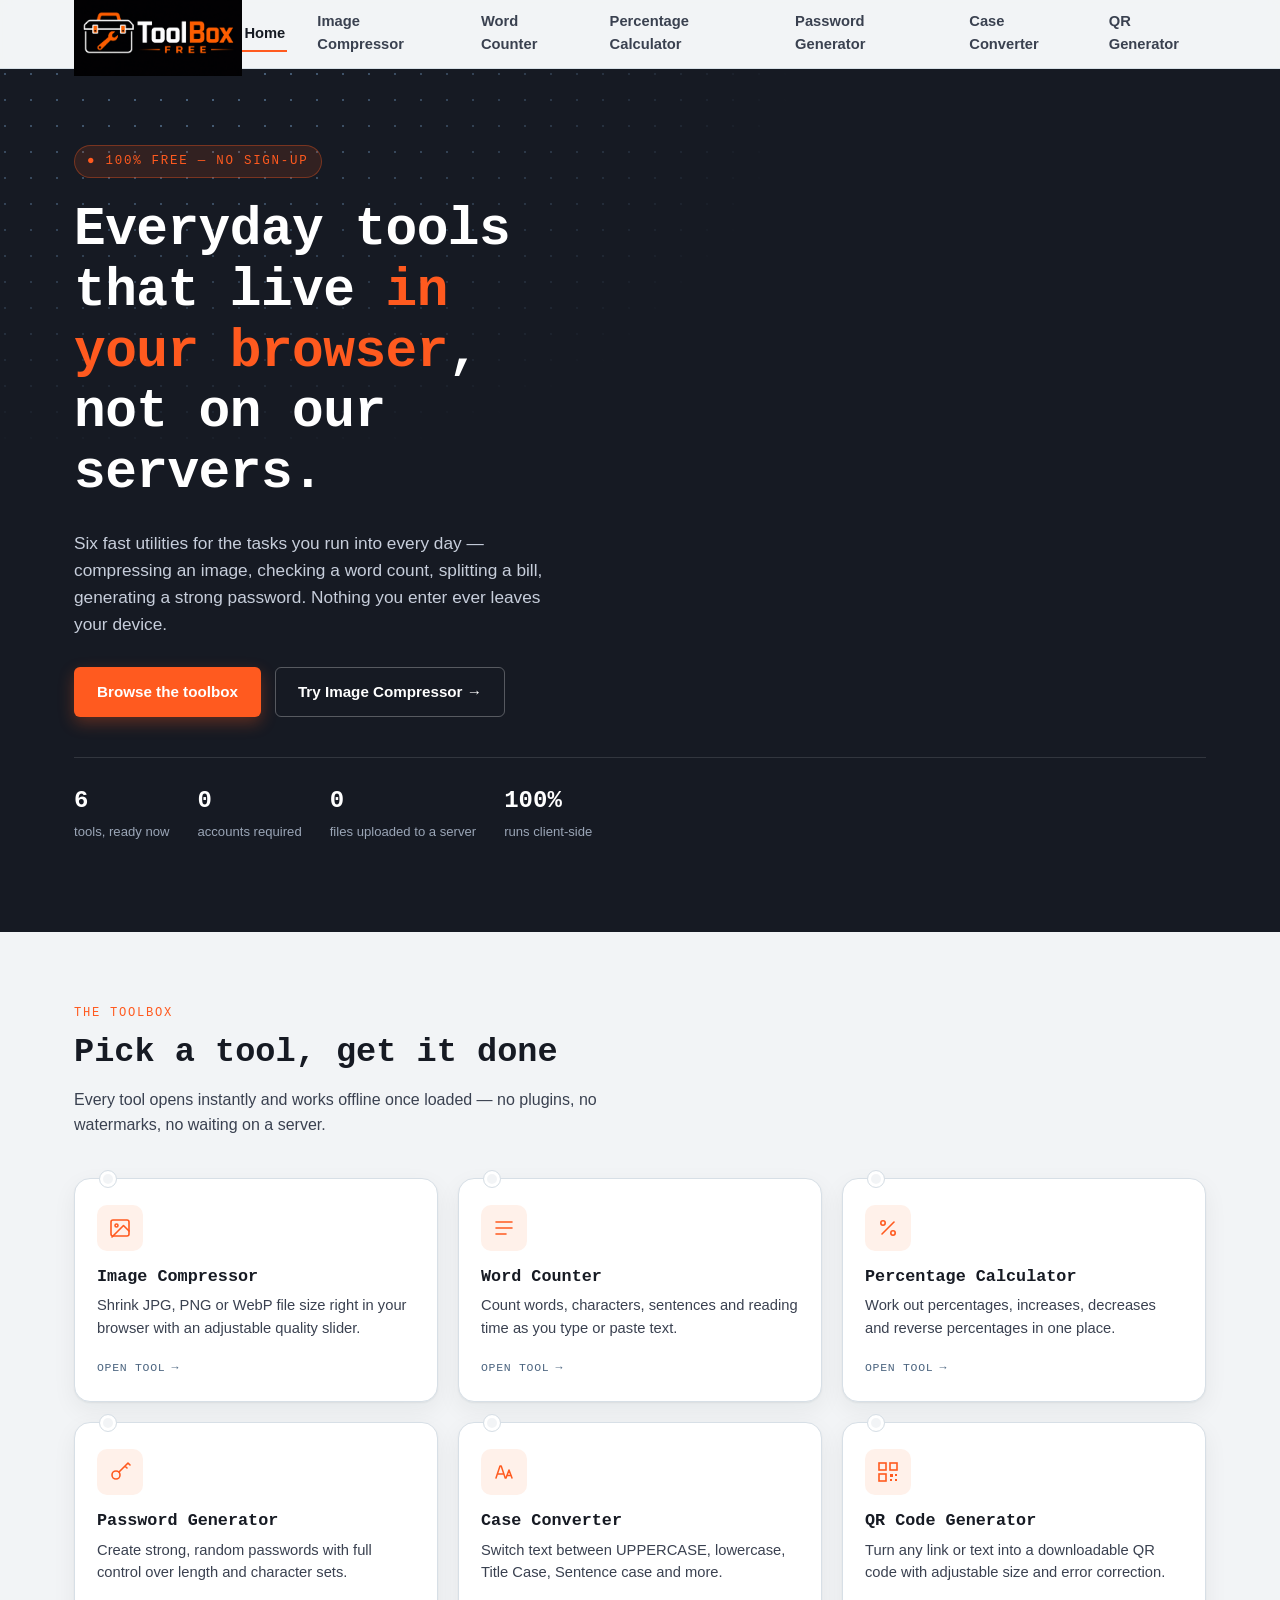
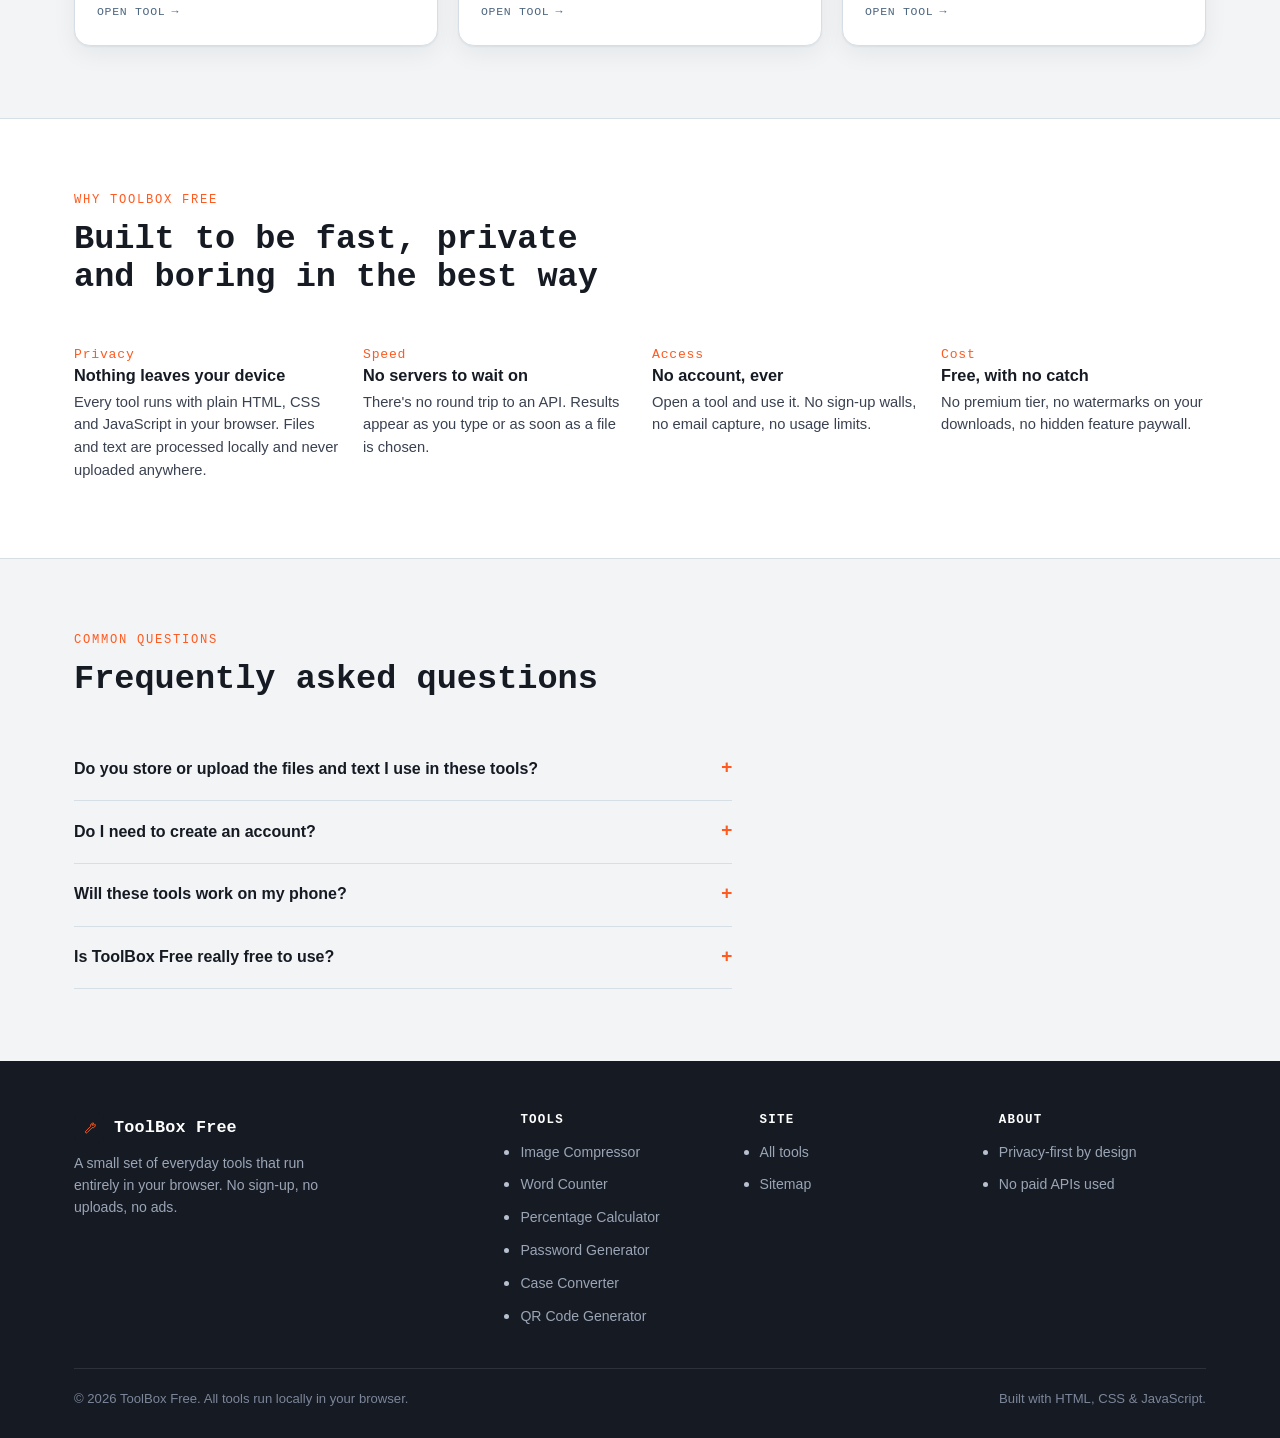
<file: index.html>
<!DOCTYPE html>
<html lang="en">
<head>
<meta charset="UTF-8">
<meta name="viewport" content="width=device-width, initial-scale=1.0">
<title>ToolBox Free — Free Online Tools: Image Compressor, Word Counter, QR Generator &amp; More</title>
<meta name="description" content="Free online tools that run entirely in your browser: compress images, count words, calculate percentages, generate passwords, convert text case and create QR codes. No sign-up, no uploads, no ads.">
<meta name="keywords" content="free online tools, image compressor, word counter, percentage calculator, password generator, case converter, qr code generator">
<link rel="canonical" href="https://gujjarayan916.github.io/toolbox-free/">
<meta name="robots" content="index, follow">
<meta name="theme-color" content="#161a23">

<!-- Open Graph -->
<meta property="og:type" content="website">
<meta property="og:title" content="ToolBox Free — Free Online Tools, No Sign-up Required">
<meta property="og:description" content="Six fast, private, browser-based tools: image compressor, word counter, percentage calculator, password generator, case converter and QR code generator.">
<meta property="og:url" content="https://gujjarayan916.github.io/toolbox-free/">
<meta property="og:site_name" content="ToolBox Free">
<meta name="twitter:card" content="summary_large_image">
<meta name="twitter:title" content="ToolBox Free — Free Online Tools">
<meta name="twitter:description" content="Fast, private, browser-based tools. No sign-up, no uploads, no ads.">

<link rel="icon" type="image/svg+xml" href="assets/favicon.svg">
<link rel="manifest" href="site.webmanifest">
<link rel="stylesheet" href="css/style.css">

<script type="application/ld+json">
{
  "@context": "https://schema.org",
  "@type": "WebSite",
  "name": "ToolBox Free",
  "url": "https://gujjarayan916.github.io/toolbox-free/",
  "description": "Free online tools that run entirely in your browser: image compressor, word counter, percentage calculator, password generator, case converter and QR code generator.",
  "potentialAction": {
    "@type": "SearchAction",
    "target": "https://gujjarayan916.github.io/toolbox-free/search?q={search_term}",
    "query-input": "required name=search_term"
  }
}
</script>
<script type="application/ld+json">
{
  "@context": "https://schema.org",
  "@type": "ItemList",
  "itemListElement": [
    {"@type":"SoftwareApplication","position":1,"name":"Image Compressor","applicationCategory":"UtilitiesApplication","url":"https://gujjarayan916.github.io/toolbox-free/tools/image-compressor.html","offers":{"@type":"Offer","price":"0","priceCurrency":"USD"}},
    {"@type":"SoftwareApplication","position":2,"name":"Word Counter","applicationCategory":"UtilitiesApplication","url":"https://gujjarayan916.github.io/toolbox-free/tools/word-counter.html","offers":{"@type":"Offer","price":"0","priceCurrency":"USD"}},
    {"@type":"SoftwareApplication","position":3,"name":"Percentage Calculator","applicationCategory":"UtilitiesApplication","url":"https://gujjarayan916.github.io/toolbox-free/tools/percentage-calculator.html","offers":{"@type":"Offer","price":"0","priceCurrency":"USD"}},
    {"@type":"SoftwareApplication","position":4,"name":"Password Generator","applicationCategory":"UtilitiesApplication","url":"https://gujjarayan916.github.io/toolbox-free/tools/password-generator.html","offers":{"@type":"Offer","price":"0","priceCurrency":"USD"}},
    {"@type":"SoftwareApplication","position":5,"name":"Case Converter","applicationCategory":"UtilitiesApplication","url":"https://gujjarayan916.github.io/toolbox-free/tools/case-converter.html","offers":{"@type":"Offer","price":"0","priceCurrency":"USD"}},
    {"@type":"SoftwareApplication","position":6,"name":"QR Code Generator","applicationCategory":"UtilitiesApplication","url":"https://gujjarayan916.github.io/toolbox-free/tools/qr-code-generator.html","offers":{"@type":"Offer","price":"0","priceCurrency":"USD"}}
  ]
}
</script>
</head>
<body>
<a class="skip-link" href="#main">Skip to content</a>

<header class="site-header">
  <div class="container">
<a href="./" class="brand" aria-label="ToolBox Free home">
  <img src="assets/Logo,png.png" alt="ToolBox Free" class="brand-logo">
</a>
    <button class="nav-toggle" aria-label="Toggle menu" aria-expanded="false" aria-controls="main-nav">
      <svg viewBox="0 0 24 24" fill="none"><path d="M3 6h18M3 12h18M3 18h18" stroke="currentColor" stroke-width="2" stroke-linecap="round"/></svg>
    </button>
    <nav class="main-nav" id="main-nav" aria-label="Primary">
      <a href="./" aria-current="page">Home</a>
      <a href="tools/image-compressor.html">Image Compressor</a>
      <a href="tools/word-counter.html">Word Counter</a>
      <a href="tools/percentage-calculator.html">Percentage Calculator</a>
      <a href="tools/password-generator.html">Password Generator</a>
      <a href="tools/case-converter.html">Case Converter</a>
      <a href="tools/qr-code-generator.html">QR Generator</a>
    </nav>
  </div>
</header>

<main id="main">

  <section class="hero">
    <div class="container">
      <span class="hero-eyebrow">● 100% free — no sign-up</span>
      <h1>Everyday tools that live <span class="accent">in your browser</span>, not on our servers.</h1>
      <p class="hero-sub">Six fast utilities for the tasks you run into every day — compressing an image, checking a word count, splitting a bill, generating a strong password. Nothing you enter ever leaves your device.</p>
      <div class="row" style="flex-wrap:wrap;">
        <a href="#tools" class="btn btn-primary" style="flex:none;">Browse the toolbox</a>
        <a href="tools/image-compressor.html" class="btn btn-ghost" style="flex:none;">Try Image Compressor →</a>
      </div>
      <div class="hero-stats">
        <div class="hero-stat"><b>6</b><span>tools, ready now</span></div>
        <div class="hero-stat"><b>0</b><span>accounts required</span></div>
        <div class="hero-stat"><b>0</b><span>files uploaded to a server</span></div>
        <div class="hero-stat"><b>100%</b><span>runs client-side</span></div>
      </div>
    </div>
  </section>

  <section class="section" id="tools">
    <div class="container">
      <div class="section-head">
        <span class="eyebrow">The toolbox</span>
        <h2>Pick a tool, get it done</h2>
        <p>Every tool opens instantly and works offline once loaded — no plugins, no watermarks, no waiting on a server.</p>
      </div>

      <div class="tool-grid">

        <article class="tool-card">
          <div class="tool-icon">
            <svg viewBox="0 0 24 24" fill="none"><rect x="3" y="4" width="18" height="16" rx="2" stroke="currentColor" stroke-width="1.6"/><circle cx="8.5" cy="9.5" r="1.5" stroke="currentColor" stroke-width="1.6"/><path d="M21 15l-5.5-5.5L4 21" stroke="currentColor" stroke-width="1.6" stroke-linecap="round" stroke-linejoin="round"/></svg>
          </div>
          <h3>Image Compressor</h3>
          <p>Shrink JPG, PNG or WebP file size right in your browser with an adjustable quality slider.</p>
          <span class="tool-tag">Open tool</span>
          <a class="tool-card-link" href="tools/image-compressor.html" aria-label="Open Image Compressor"></a>
        </article>

        <article class="tool-card">
          <div class="tool-icon">
            <svg viewBox="0 0 24 24" fill="none"><path d="M4 6h16M4 12h16M4 18h10" stroke="currentColor" stroke-width="1.6" stroke-linecap="round"/></svg>
          </div>
          <h3>Word Counter</h3>
          <p>Count words, characters, sentences and reading time as you type or paste text.</p>
          <span class="tool-tag">Open tool</span>
          <a class="tool-card-link" href="tools/word-counter.html" aria-label="Open Word Counter"></a>
        </article>

        <article class="tool-card">
          <div class="tool-icon">
            <svg viewBox="0 0 24 24" fill="none"><circle cx="7" cy="7" r="2.2" stroke="currentColor" stroke-width="1.6"/><circle cx="17" cy="17" r="2.2" stroke="currentColor" stroke-width="1.6"/><path d="M18 6L6 18" stroke="currentColor" stroke-width="1.6" stroke-linecap="round"/></svg>
          </div>
          <h3>Percentage Calculator</h3>
          <p>Work out percentages, increases, decreases and reverse percentages in one place.</p>
          <span class="tool-tag">Open tool</span>
          <a class="tool-card-link" href="tools/percentage-calculator.html" aria-label="Open Percentage Calculator"></a>
        </article>

        <article class="tool-card">
          <div class="tool-icon">
            <svg viewBox="0 0 24 24" fill="none"><circle cx="8" cy="15" r="4" stroke="currentColor" stroke-width="1.6"/><path d="M11 12l9-9M17 6l2 2M20 3l2 2" stroke="currentColor" stroke-width="1.6" stroke-linecap="round"/></svg>
          </div>
          <h3>Password Generator</h3>
          <p>Create strong, random passwords with full control over length and character sets.</p>
          <span class="tool-tag">Open tool</span>
          <a class="tool-card-link" href="tools/password-generator.html" aria-label="Open Password Generator"></a>
        </article>

        <article class="tool-card">
          <div class="tool-icon">
            <svg viewBox="0 0 24 24" fill="none"><path d="M4 18L8 6h1.2l4 12M5.4 14h6.4M14 18l3-8 3 8M14.8 15.5h4.4" stroke="currentColor" stroke-width="1.5" stroke-linecap="round" stroke-linejoin="round"/></svg>
          </div>
          <h3>Case Converter</h3>
          <p>Switch text between UPPERCASE, lowercase, Title Case, Sentence case and more.</p>
          <span class="tool-tag">Open tool</span>
          <a class="tool-card-link" href="tools/case-converter.html" aria-label="Open Case Converter"></a>
        </article>

        <article class="tool-card">
          <div class="tool-icon">
            <svg viewBox="0 0 24 24" fill="none"><rect x="3" y="3" width="7" height="7" stroke="currentColor" stroke-width="1.6"/><rect x="14" y="3" width="7" height="7" stroke="currentColor" stroke-width="1.6"/><rect x="3" y="14" width="7" height="7" stroke="currentColor" stroke-width="1.6"/><path d="M14 14h3v3h-3zM19 14h2v2h-2zM14 19h2v2h-2zM19 19h2v2h-2z" fill="currentColor"/></svg>
          </div>
          <h3>QR Code Generator</h3>
          <p>Turn any link or text into a downloadable QR code with adjustable size and error correction.</p>
          <span class="tool-tag">Open tool</span>
          <a class="tool-card-link" href="tools/qr-code-generator.html" aria-label="Open QR Code Generator"></a>
        </article>

      </div>
    </div>
  </section>

  <section class="section section-alt">
    <div class="container">
      <div class="section-head">
        <span class="eyebrow">Why ToolBox Free</span>
        <h2>Built to be fast, private and boring in the best way</h2>
      </div>
      <div class="feature-grid">
        <div class="feature">
          <span class="feature-num">Privacy</span>
          <h3>Nothing leaves your device</h3>
          <p>Every tool runs with plain HTML, CSS and JavaScript in your browser. Files and text are processed locally and never uploaded anywhere.</p>
        </div>
        <div class="feature">
          <span class="feature-num">Speed</span>
          <h3>No servers to wait on</h3>
          <p>There's no round trip to an API. Results appear as you type or as soon as a file is chosen.</p>
        </div>
        <div class="feature">
          <span class="feature-num">Access</span>
          <h3>No account, ever</h3>
          <p>Open a tool and use it. No sign-up walls, no email capture, no usage limits.</p>
        </div>
        <div class="feature">
          <span class="feature-num">Cost</span>
          <h3>Free, with no catch</h3>
          <p>No premium tier, no watermarks on your downloads, no hidden feature paywall.</p>
        </div>
      </div>
    </div>
  </section>

  <section class="section">
    <div class="container">
      <div class="section-head">
        <span class="eyebrow">Common questions</span>
        <h2>Frequently asked questions</h2>
      </div>
      <div class="info-block">
        <details class="faq-item">
          <summary>Do you store or upload the files and text I use in these tools?</summary>
          <p>No. Every tool on ToolBox Free processes your input directly in your browser using JavaScript. Images, passwords and text you generate or type never travel to a server.</p>
        </details>
        <details class="faq-item">
          <summary>Do I need to create an account?</summary>
          <p>No account, login or email address is required for any tool. Just open a tool page and start using it.</p>
        </details>
        <details class="faq-item">
          <summary>Will these tools work on my phone?</summary>
          <p>Yes. Every page is built to be fully responsive and works on modern mobile browsers as well as desktop browsers.</p>
        </details>
        <details class="faq-item">
          <summary>Is ToolBox Free really free to use?</summary>
          <p>Yes, all six tools are free with no usage limits, no watermarks and no premium tier.</p>
        </details>
      </div>
    </div>
  </section>

</main>

<footer class="site-footer">
  <div class="container">
    <div class="footer-grid">
      <div class="footer-brand">
        <a href="./" class="brand">
          <span class="brand-mark">
            <svg viewBox="0 0 24 24" fill="none"><path d="M20 6.5a3.5 3.5 0 0 1-4.3 4.3L8.6 17.9a1.4 1.4 0 0 1-2-2l7.1-7.1A3.5 3.5 0 0 1 18 4.5l-2.3 2.3 1.1 1.1L19.1 5.6z" stroke="#ff5a1f" stroke-width="1.4" stroke-linejoin="round"/></svg>
          </span>
          ToolBox Free
        </a>
        <p>A small set of everyday tools that run entirely in your browser. No sign-up, no uploads, no ads.</p>
      </div>
      <nav class="footer-col" aria-label="Tools">
        <h4>Tools</h4>
        <ul>
          <li><a href="tools/image-compressor.html">Image Compressor</a></li>
          <li><a href="tools/word-counter.html">Word Counter</a></li>
          <li><a href="tools/percentage-calculator.html">Percentage Calculator</a></li>
          <li><a href="tools/password-generator.html">Password Generator</a></li>
          <li><a href="tools/case-converter.html">Case Converter</a></li>
          <li><a href="tools/qr-code-generator.html">QR Code Generator</a></li>
        </ul>
      </nav>
      <div class="footer-col">
        <h4>Site</h4>
        <ul>
          <li><a href="#tools">All tools</a></li>
          <li><a href="sitemap.xml">Sitemap</a></li>
        </ul>
      </div>
      <div class="footer-col">
        <h4>About</h4>
        <ul>
          <li><a href="#">Privacy-first by design</a></li>
          <li><a href="#">No paid APIs used</a></li>
        </ul>
      </div>
    </div>
    <div class="footer-bottom">
      <span>© <span id="year">2026</span> ToolBox Free. All tools run locally in your browser.</span>
      <span>Built with HTML, CSS &amp; JavaScript.</span>
    </div>
  </div>
</footer>

<div class="toast" id="toast" role="status" aria-live="polite">
  <span class="dot"></span><span class="toast-message"></span>
</div>

<script src="js/main.js"></script>
</body>
</html>
</file>
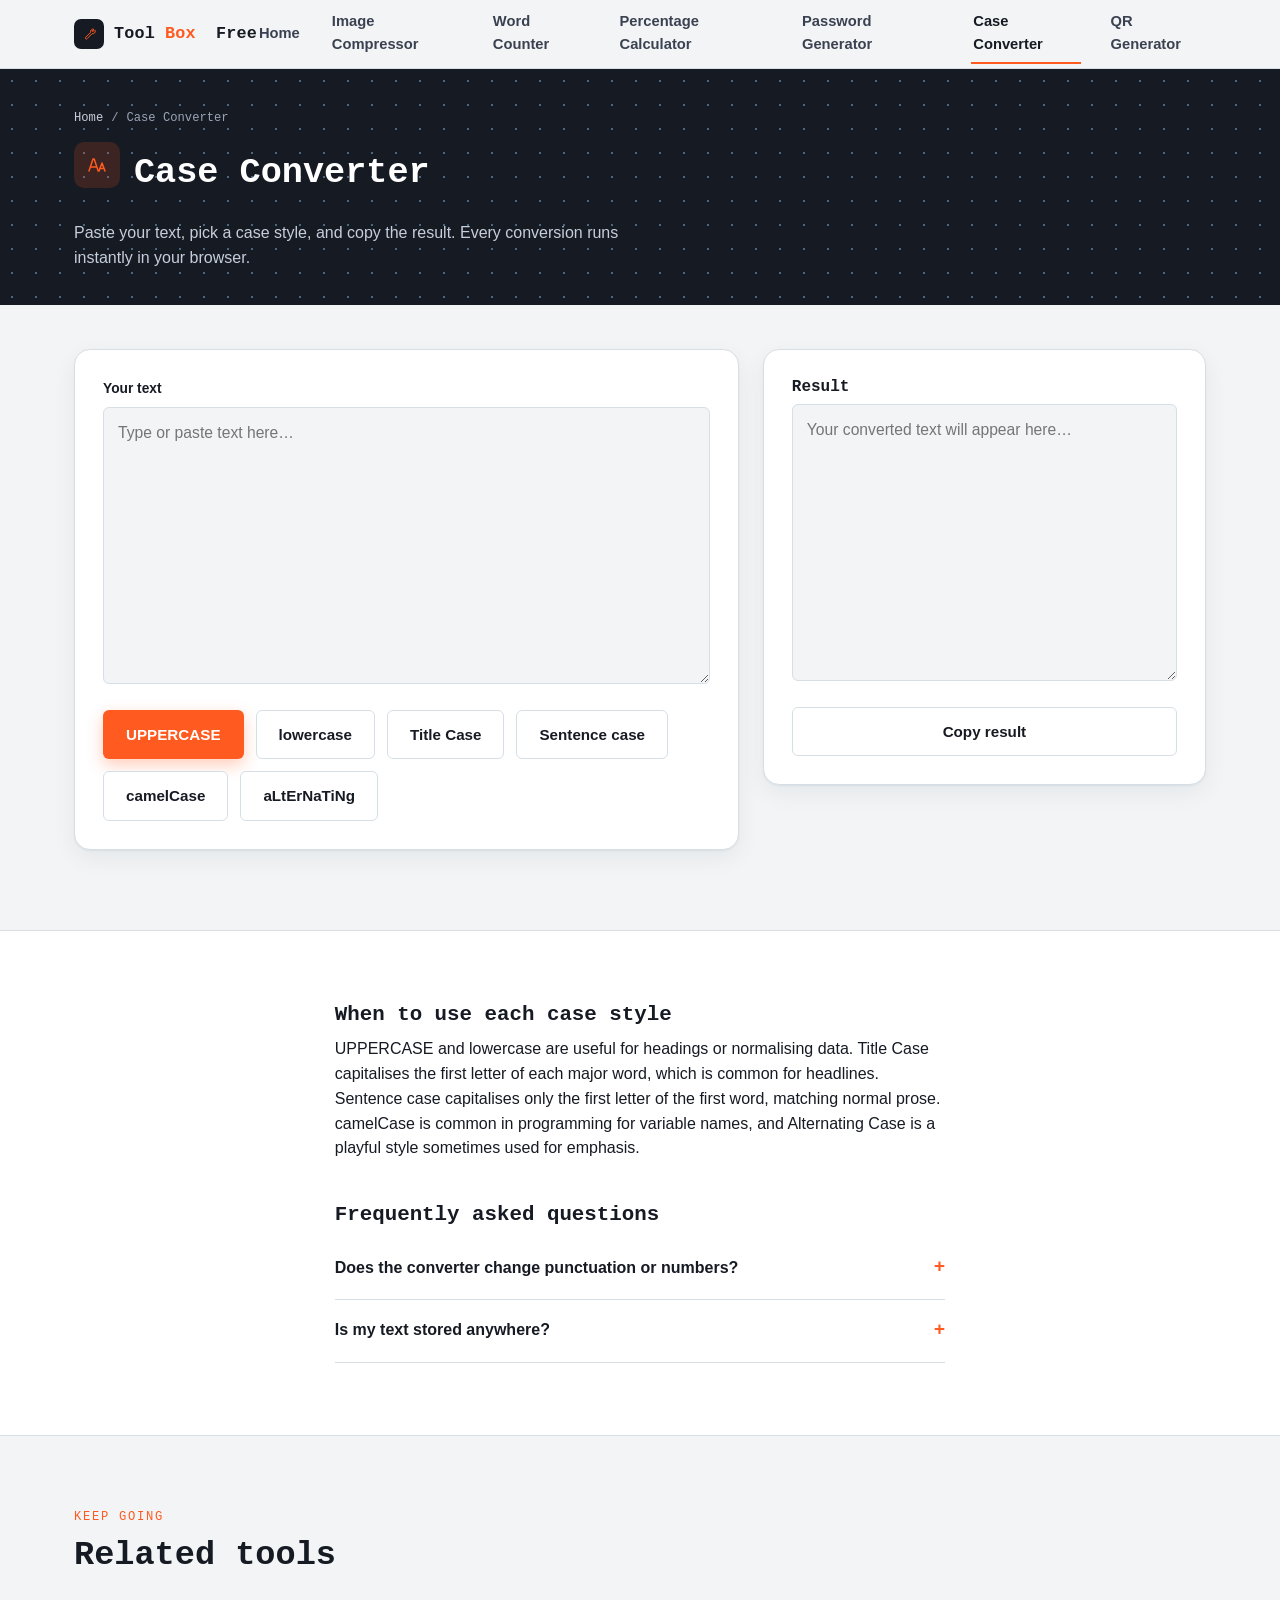
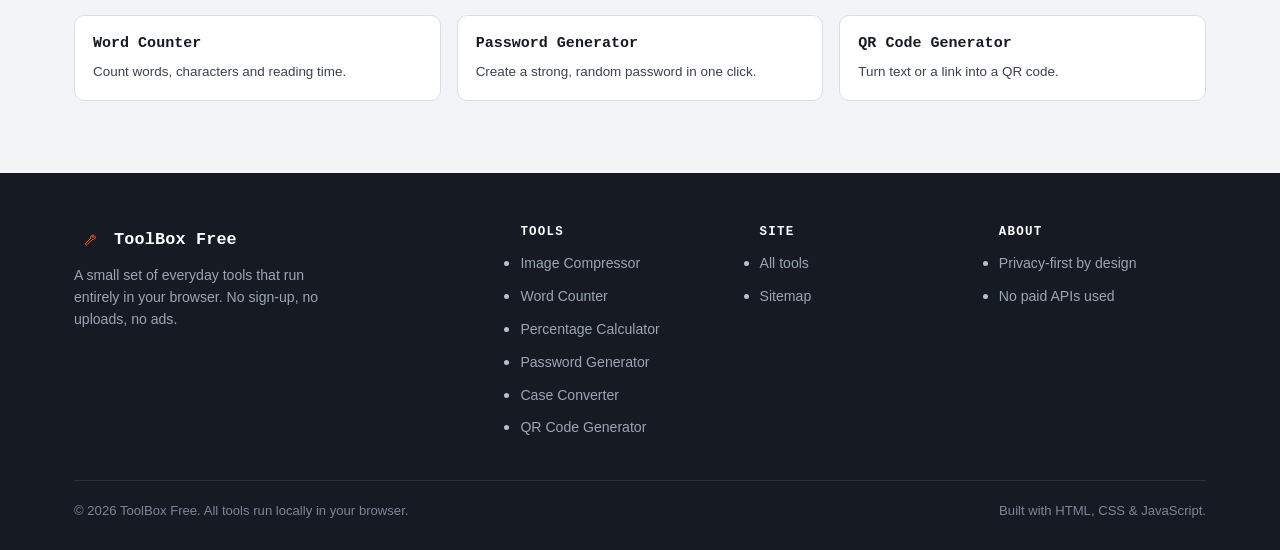
<file: tools/case-converter.html>
<!DOCTYPE html>
<html lang="en">
<head>
<meta charset="UTF-8">
<meta name="viewport" content="width=device-width, initial-scale=1.0">
<title>Case Converter — UPPERCASE, lowercase, Title Case Online | ToolBox Free</title>
<meta name="description" content="Free online case converter. Instantly switch text between UPPERCASE, lowercase, Title Case, Sentence case, camelCase and Alternating Case in your browser.">
<meta name="keywords" content="case converter, uppercase to lowercase, title case converter, sentence case, camel case generator">
<link rel="canonical" href="https://gujjarayan916.github.io/toolbox-free/tools/case-converter.html">
<meta name="robots" content="index, follow">
<meta name="theme-color" content="#161a23">
<meta property="og:type" content="website">
<meta property="og:title" content="Case Converter — Free Online Tool | ToolBox Free">
<meta property="og:description" content="Switch text between UPPERCASE, lowercase, Title Case, Sentence case, camelCase and more, instantly.">
<meta property="og:url" content="https://gujjarayan916.github.io/toolbox-free/tools/case-converter.html">
<link rel="icon" type="image/svg+xml" href="../assets/favicon.svg">
<link rel="manifest" href="../site.webmanifest">
<link rel="stylesheet" href="../css/style.css">
<script type="application/ld+json">
{
  "@context": "https://schema.org",
  "@type": "SoftwareApplication",
  "name": "Case Converter",
  "applicationCategory": "UtilitiesApplication",
  "operatingSystem": "Any (runs in browser)",
  "url": "https://gujjarayan916.github.io/toolbox-free/tools/case-converter.html",
  "offers": {"@type": "Offer", "price": "0", "priceCurrency": "USD"}
}
</script>
</head>
<body>
<a class="skip-link" href="#main">Skip to content</a>

<header class="site-header">
  <div class="container">
    <a href="../" class="brand" aria-label="ToolBox Free home">
      <span class="brand-mark"><svg viewBox="0 0 24 24" fill="none"><path d="M20 6.5a3.5 3.5 0 0 1-4.3 4.3L8.6 17.9a1.4 1.4 0 0 1-2-2l7.1-7.1A3.5 3.5 0 0 1 18 4.5l-2.3 2.3 1.1 1.1L19.1 5.6z" stroke="#ff5a1f" stroke-width="1.4" stroke-linejoin="round"/></svg></span>
      Tool<span class="accent">Box</span>&nbsp;Free
    </a>
    <button class="nav-toggle" aria-label="Toggle menu" aria-expanded="false" aria-controls="main-nav">
      <svg viewBox="0 0 24 24" fill="none"><path d="M3 6h18M3 12h18M3 18h18" stroke="currentColor" stroke-width="2" stroke-linecap="round"/></svg>
    </button>
    <nav class="main-nav" id="main-nav" aria-label="Primary">
      <a href="../">Home</a>
      <a href="image-compressor.html">Image Compressor</a>
      <a href="word-counter.html">Word Counter</a>
      <a href="percentage-calculator.html">Percentage Calculator</a>
      <a href="password-generator.html">Password Generator</a>
      <a href="case-converter.html" aria-current="page">Case Converter</a>
      <a href="qr-code-generator.html">QR Generator</a>
    </nav>
  </div>
</header>

<main id="main">

  <section class="tool-page-header">
    <div class="container">
      <div class="breadcrumbs"><a href="../">Home</a><span>/</span><span>Case Converter</span></div>
      <h1>
        <span class="tool-icon"><svg viewBox="0 0 24 24" fill="none"><path d="M4 18L8 6h1.2l4 12M5.4 14h6.4M14 18l3-8 3 8M14.8 15.5h4.4" stroke="currentColor" stroke-width="1.5" stroke-linecap="round" stroke-linejoin="round"/></svg></span>
        Case Converter
      </h1>
      <p>Paste your text, pick a case style, and copy the result. Every conversion runs instantly in your browser.</p>
    </div>
  </section>

  <section class="tool-workspace">
    <div class="container">
      <div class="workspace-grid">
        <div class="workspace-panel">
          <div class="field">
            <label for="cc-input">Your text</label>
            <textarea id="cc-input" rows="10" placeholder="Type or paste text here…" spellcheck="false"></textarea>
          </div>
          <div class="actions-row" style="flex-wrap:wrap;">
            <button class="btn btn-primary" data-case="upper" type="button">UPPERCASE</button>
            <button class="btn btn-secondary" data-case="lower" type="button">lowercase</button>
            <button class="btn btn-secondary" data-case="title" type="button">Title Case</button>
            <button class="btn btn-secondary" data-case="sentence" type="button">Sentence case</button>
            <button class="btn btn-secondary" data-case="camel" type="button">camelCase</button>
            <button class="btn btn-secondary" data-case="alternating" type="button">aLtErNaTiNg</button>
          </div>
        </div>

        <div class="workspace-panel">
          <h3 class="mt-0" style="font-family:var(--font-display);font-size:1rem;">Result</h3>
          <div class="field">
            <textarea id="cc-output" rows="10" readonly placeholder="Your converted text will appear here…"></textarea>
          </div>
          <button class="btn btn-secondary btn-block" id="cc-copy" type="button">Copy result</button>
        </div>
      </div>
    </div>
  </section>

  <section class="section section-alt">
    <div class="container info-block">
      <h2>When to use each case style</h2>
      <p>UPPERCASE and lowercase are useful for headings or normalising data. Title Case capitalises the first letter of each major word, which is common for headlines. Sentence case capitalises only the first letter of the first word, matching normal prose. camelCase is common in programming for variable names, and Alternating Case is a playful style sometimes used for emphasis.</p>
      <h2>Frequently asked questions</h2>
      <details class="faq-item">
        <summary>Does the converter change punctuation or numbers?</summary>
        <p>No, punctuation, numbers and symbols are left untouched — only the casing of letters is changed.</p>
      </details>
      <details class="faq-item">
        <summary>Is my text stored anywhere?</summary>
        <p>No. All conversion happens locally in your browser using JavaScript, and nothing is uploaded or saved.</p>
      </details>
    </div>
  </section>

  <section class="section">
    <div class="container">
      <div class="section-head"><span class="eyebrow">Keep going</span><h2>Related tools</h2></div>
      <div class="related-grid">
        <a class="related-card" href="word-counter.html"><b>Word Counter</b><span>Count words, characters and reading time.</span></a>
        <a class="related-card" href="password-generator.html"><b>Password Generator</b><span>Create a strong, random password in one click.</span></a>
        <a class="related-card" href="qr-code-generator.html"><b>QR Code Generator</b><span>Turn text or a link into a QR code.</span></a>
      </div>
    </div>
  </section>

</main>

<footer class="site-footer">
  <div class="container">
    <div class="footer-grid">
      <div class="footer-brand">
        <a href="../" class="brand"><span class="brand-mark"><svg viewBox="0 0 24 24" fill="none"><path d="M20 6.5a3.5 3.5 0 0 1-4.3 4.3L8.6 17.9a1.4 1.4 0 0 1-2-2l7.1-7.1A3.5 3.5 0 0 1 18 4.5l-2.3 2.3 1.1 1.1L19.1 5.6z" stroke="#ff5a1f" stroke-width="1.4" stroke-linejoin="round"/></svg></span>ToolBox Free</a>
        <p>A small set of everyday tools that run entirely in your browser. No sign-up, no uploads, no ads.</p>
      </div>
      <nav class="footer-col" aria-label="Tools">
        <h4>Tools</h4>
        <ul>
          <li><a href="image-compressor.html">Image Compressor</a></li>
          <li><a href="word-counter.html">Word Counter</a></li>
          <li><a href="percentage-calculator.html">Percentage Calculator</a></li>
          <li><a href="password-generator.html">Password Generator</a></li>
          <li><a href="case-converter.html">Case Converter</a></li>
          <li><a href="qr-code-generator.html">QR Code Generator</a></li>
        </ul>
      </nav>
      <div class="footer-col">
        <h4>Site</h4>
        <ul><li><a href="../#tools">All tools</a></li><li><a href="../sitemap.xml">Sitemap</a></li></ul>
      </div>
      <div class="footer-col">
        <h4>About</h4>
        <ul><li><a href="../#">Privacy-first by design</a></li><li><a href="../#">No paid APIs used</a></li></ul>
      </div>
    </div>
    <div class="footer-bottom">
      <span>© <span id="year">2026</span> ToolBox Free. All tools run locally in your browser.</span>
      <span>Built with HTML, CSS &amp; JavaScript.</span>
    </div>
  </div>
</footer>

<div class="toast" id="toast" role="status" aria-live="polite"><span class="dot"></span><span class="toast-message"></span></div>

<script src="../js/main.js"></script>
<script src="../js/tools/case-converter.js"></script>
</body>
</html>
</file>
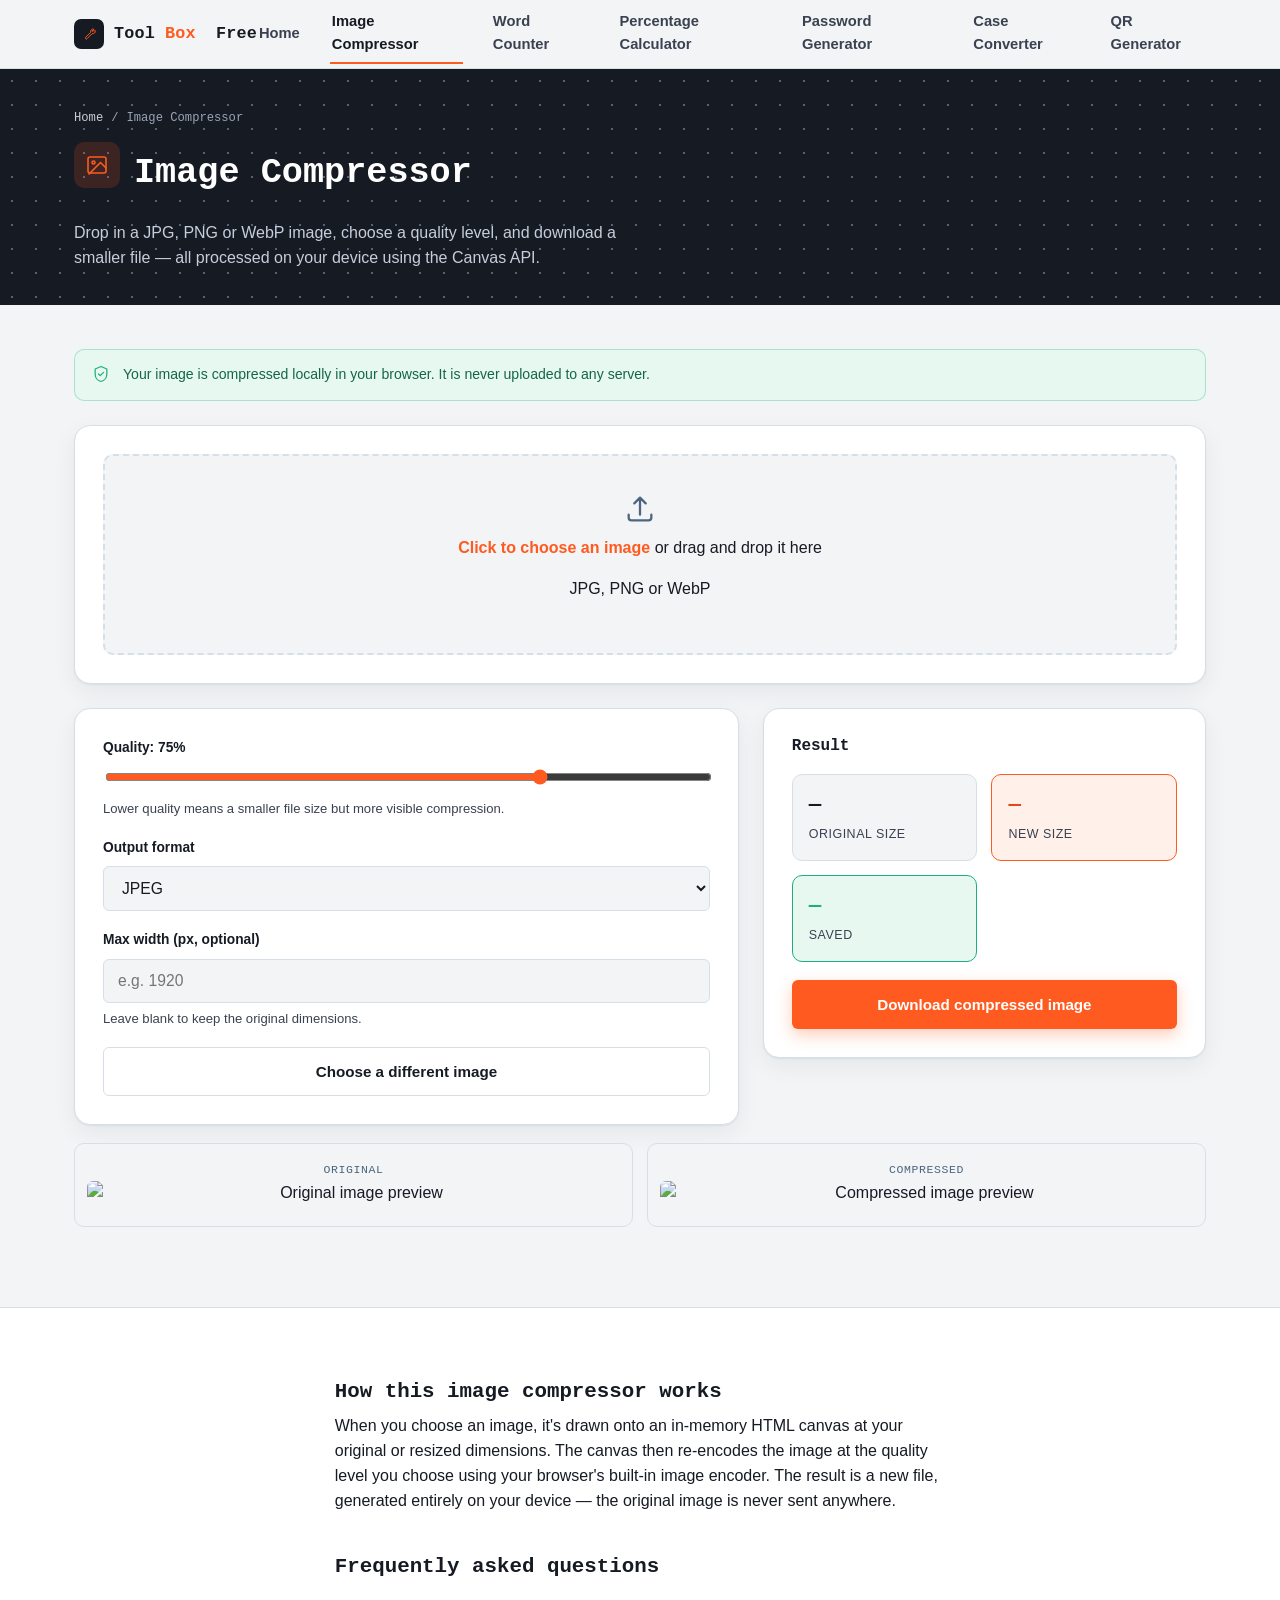
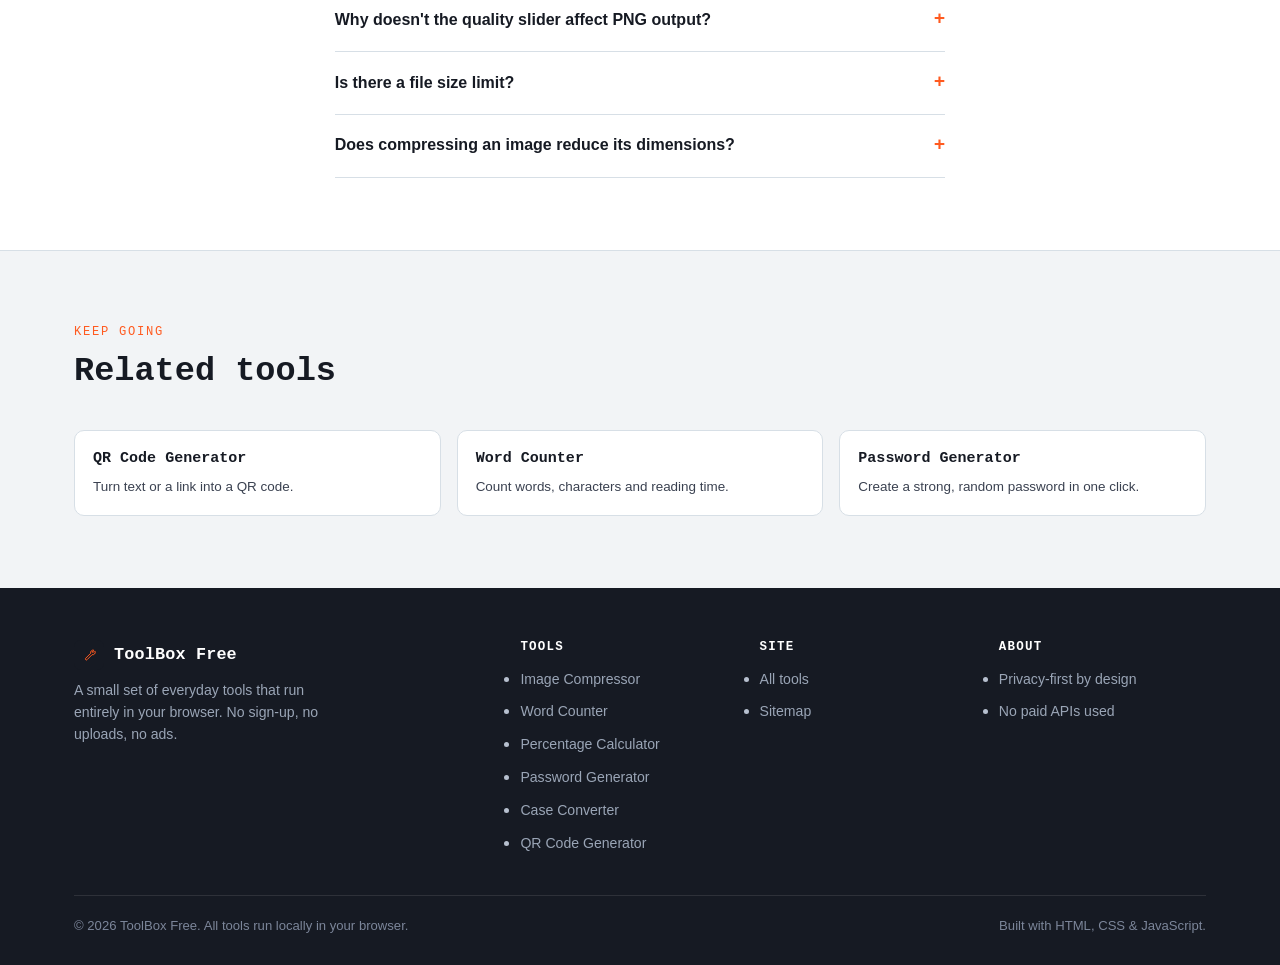
<file: tools/image-compressor.html>
<!DOCTYPE html>
<html lang="en">
<head>
<meta charset="UTF-8">
<meta name="viewport" content="width=device-width, initial-scale=1.0">
<title>Image Compressor — Reduce Image File Size Online Free | ToolBox Free</title>
<meta name="description" content="Free online image compressor. Shrink JPG, PNG or WebP file size right in your browser with an adjustable quality slider. No uploads — images never leave your device.">
<meta name="keywords" content="image compressor, compress jpg online, reduce image size, png compressor, webp compressor">
<link rel="canonical" href="https://gujjarayan916.github.io/toolbox-free/tools/image-compressor.html">
<meta name="robots" content="index, follow">
<meta name="theme-color" content="#161a23">
<meta property="og:type" content="website">
<meta property="og:title" content="Image Compressor — Free Online Tool | ToolBox Free">
<meta property="og:description" content="Compress images in your browser with an adjustable quality slider. No uploads, no watermark, no limit.">
<meta property="og:url" content="https://gujjarayan916.github.io/toolbox-free/tools/image-compressor.html">
<link rel="icon" type="image/svg+xml" href="../assets/favicon.svg">
<link rel="manifest" href="../site.webmanifest">
<link rel="stylesheet" href="../css/style.css">
<script type="application/ld+json">
{
  "@context": "https://schema.org",
  "@type": "SoftwareApplication",
  "name": "Image Compressor",
  "applicationCategory": "UtilitiesApplication",
  "operatingSystem": "Any (runs in browser)",
  "url": "https://gujjarayan916.github.io/toolbox-free/tools/image-compressor.html",
  "offers": {"@type": "Offer", "price": "0", "priceCurrency": "USD"}
}
</script>
</head>
<body>
<a class="skip-link" href="#main">Skip to content</a>

<header class="site-header">
  <div class="container">
    <a href="../" class="brand" aria-label="ToolBox Free home">
      <span class="brand-mark"><svg viewBox="0 0 24 24" fill="none"><path d="M20 6.5a3.5 3.5 0 0 1-4.3 4.3L8.6 17.9a1.4 1.4 0 0 1-2-2l7.1-7.1A3.5 3.5 0 0 1 18 4.5l-2.3 2.3 1.1 1.1L19.1 5.6z" stroke="#ff5a1f" stroke-width="1.4" stroke-linejoin="round"/></svg></span>
      Tool<span class="accent">Box</span>&nbsp;Free
    </a>
    <button class="nav-toggle" aria-label="Toggle menu" aria-expanded="false" aria-controls="main-nav">
      <svg viewBox="0 0 24 24" fill="none"><path d="M3 6h18M3 12h18M3 18h18" stroke="currentColor" stroke-width="2" stroke-linecap="round"/></svg>
    </button>
    <nav class="main-nav" id="main-nav" aria-label="Primary">
      <a href="../">Home</a>
      <a href="image-compressor.html" aria-current="page">Image Compressor</a>
      <a href="word-counter.html">Word Counter</a>
      <a href="percentage-calculator.html">Percentage Calculator</a>
      <a href="password-generator.html">Password Generator</a>
      <a href="case-converter.html">Case Converter</a>
      <a href="qr-code-generator.html">QR Generator</a>
    </nav>
  </div>
</header>

<main id="main">

  <section class="tool-page-header">
    <div class="container">
      <div class="breadcrumbs"><a href="../">Home</a><span>/</span><span>Image Compressor</span></div>
      <h1>
        <span class="tool-icon"><svg viewBox="0 0 24 24" fill="none"><rect x="3" y="4" width="18" height="16" rx="2" stroke="currentColor" stroke-width="1.6"/><circle cx="8.5" cy="9.5" r="1.5" stroke="currentColor" stroke-width="1.6"/><path d="M21 15l-5.5-5.5L4 21" stroke="currentColor" stroke-width="1.6" stroke-linecap="round" stroke-linejoin="round"/></svg></span>
        Image Compressor
      </h1>
      <p>Drop in a JPG, PNG or WebP image, choose a quality level, and download a smaller file — all processed on your device using the Canvas API.</p>
    </div>
  </section>

  <section class="tool-workspace">
    <div class="container">
      <div class="privacy-note">
        <svg viewBox="0 0 24 24" fill="none"><path d="M12 3l7 3v6c0 4.5-3 8.2-7 9-4-.8-7-4.5-7-9V6l7-3z" stroke="currentColor" stroke-width="1.5" stroke-linejoin="round"/><path d="M9 12l2 2 4-4" stroke="currentColor" stroke-width="1.5" stroke-linecap="round" stroke-linejoin="round"/></svg>
        <span>Your image is compressed locally in your browser. It is never uploaded to any server.</span>
      </div>

      <div class="workspace-panel" style="margin-bottom:24px;">
        <div class="dropzone" id="ic-dropzone" tabindex="0" role="button" aria-label="Upload an image">
          <svg viewBox="0 0 24 24" fill="none"><path d="M12 16V4M12 4l-4 4M12 4l4 4" stroke="currentColor" stroke-width="1.6" stroke-linecap="round" stroke-linejoin="round"/><path d="M4 16v2a2 2 0 002 2h12a2 2 0 002-2v-2" stroke="currentColor" stroke-width="1.6" stroke-linecap="round"/></svg>
          <p><strong>Click to choose an image</strong> or drag and drop it here</p>
          <p class="hint mt-0">JPG, PNG or WebP</p>
          <input type="file" id="ic-file-input" accept="image/jpeg,image/png,image/webp">
        </div>
      </div>

      <div class="workspace-grid" id="ic-workspace" hidden>
        <div class="workspace-panel">
          <div class="field">
            <label for="ic-quality">Quality: <span id="ic-quality-value">75</span>%</label>
            <input type="range" id="ic-quality" min="10" max="100" value="75">
            <p class="hint">Lower quality means a smaller file size but more visible compression.</p>
          </div>
          <div class="field">
            <label for="ic-format">Output format</label>
            <select id="ic-format">
              <option value="image/jpeg">JPEG</option>
              <option value="image/webp">WebP</option>
              <option value="image/png">PNG (lossless — quality slider ignored)</option>
            </select>
          </div>
          <div class="field">
            <label for="ic-maxwidth">Max width (px, optional)</label>
            <input type="number" id="ic-maxwidth" placeholder="e.g. 1920" min="10">
            <p class="hint">Leave blank to keep the original dimensions.</p>
          </div>
          <button class="btn btn-secondary btn-block" id="ic-reset" type="button">Choose a different image</button>
        </div>

        <div class="workspace-panel">
          <h3 class="mt-0" style="font-family:var(--font-display);font-size:1rem;">Result</h3>
          <div class="stat-grid">
            <div class="stat-box"><b id="ic-original-size">—</b><span>Original size</span></div>
            <div class="stat-box highlight"><b id="ic-new-size">—</b><span>New size</span></div>
            <div class="stat-box good"><b id="ic-saved">—</b><span>Saved</span></div>
          </div>
          <a class="btn btn-primary btn-block" id="ic-download" href="#" download="compressed-image.jpg">Download compressed image</a>
        </div>
      </div>

      <div class="preview-compare" id="ic-preview" hidden>
        <div class="preview-box">
          <span class="label">Original</span>
          <img id="ic-preview-original" alt="Original image preview">
        </div>
        <div class="preview-box">
          <span class="label">Compressed</span>
          <img id="ic-preview-compressed" alt="Compressed image preview">
        </div>
      </div>
    </div>
  </section>

  <section class="section section-alt">
    <div class="container info-block">
      <h2>How this image compressor works</h2>
      <p>When you choose an image, it's drawn onto an in-memory HTML canvas at your original or resized dimensions. The canvas then re-encodes the image at the quality level you choose using your browser's built-in image encoder. The result is a new file, generated entirely on your device — the original image is never sent anywhere.</p>
      <h2>Frequently asked questions</h2>
      <details class="faq-item">
        <summary>Why doesn't the quality slider affect PNG output?</summary>
        <p>PNG is a lossless format, so it doesn't have a quality setting the way JPEG and WebP do. To shrink a PNG further, try reducing its dimensions with the max width option, or switch to JPEG or WebP output.</p>
      </details>
      <details class="faq-item">
        <summary>Is there a file size limit?</summary>
        <p>No hard limit is enforced by the tool, though very large images may take a moment longer to process since everything runs on your device.</p>
      </details>
      <details class="faq-item">
        <summary>Does compressing an image reduce its dimensions?</summary>
        <p>Not unless you set a max width. By default the tool keeps the original width and height and only reduces file size through the quality setting.</p>
      </details>
    </div>
  </section>

  <section class="section">
    <div class="container">
      <div class="section-head"><span class="eyebrow">Keep going</span><h2>Related tools</h2></div>
      <div class="related-grid">
        <a class="related-card" href="qr-code-generator.html"><b>QR Code Generator</b><span>Turn text or a link into a QR code.</span></a>
        <a class="related-card" href="word-counter.html"><b>Word Counter</b><span>Count words, characters and reading time.</span></a>
        <a class="related-card" href="password-generator.html"><b>Password Generator</b><span>Create a strong, random password in one click.</span></a>
      </div>
    </div>
  </section>

</main>

<footer class="site-footer">
  <div class="container">
    <div class="footer-grid">
      <div class="footer-brand">
        <a href="../" class="brand"><span class="brand-mark"><svg viewBox="0 0 24 24" fill="none"><path d="M20 6.5a3.5 3.5 0 0 1-4.3 4.3L8.6 17.9a1.4 1.4 0 0 1-2-2l7.1-7.1A3.5 3.5 0 0 1 18 4.5l-2.3 2.3 1.1 1.1L19.1 5.6z" stroke="#ff5a1f" stroke-width="1.4" stroke-linejoin="round"/></svg></span>ToolBox Free</a>
        <p>A small set of everyday tools that run entirely in your browser. No sign-up, no uploads, no ads.</p>
      </div>
      <nav class="footer-col" aria-label="Tools">
        <h4>Tools</h4>
        <ul>
          <li><a href="image-compressor.html">Image Compressor</a></li>
          <li><a href="word-counter.html">Word Counter</a></li>
          <li><a href="percentage-calculator.html">Percentage Calculator</a></li>
          <li><a href="password-generator.html">Password Generator</a></li>
          <li><a href="case-converter.html">Case Converter</a></li>
          <li><a href="qr-code-generator.html">QR Code Generator</a></li>
        </ul>
      </nav>
      <div class="footer-col">
        <h4>Site</h4>
        <ul><li><a href="../#tools">All tools</a></li><li><a href="../sitemap.xml">Sitemap</a></li></ul>
      </div>
      <div class="footer-col">
        <h4>About</h4>
        <ul><li><a href="../#">Privacy-first by design</a></li><li><a href="../#">No paid APIs used</a></li></ul>
      </div>
    </div>
    <div class="footer-bottom">
      <span>© <span id="year">2026</span> ToolBox Free. All tools run locally in your browser.</span>
      <span>Built with HTML, CSS &amp; JavaScript.</span>
    </div>
  </div>
</footer>

<div class="toast" id="toast" role="status" aria-live="polite"><span class="dot"></span><span class="toast-message"></span></div>

<script src="../js/main.js"></script>
<script src="../js/tools/image-compressor.js"></script>
</body>
</html>
</file>
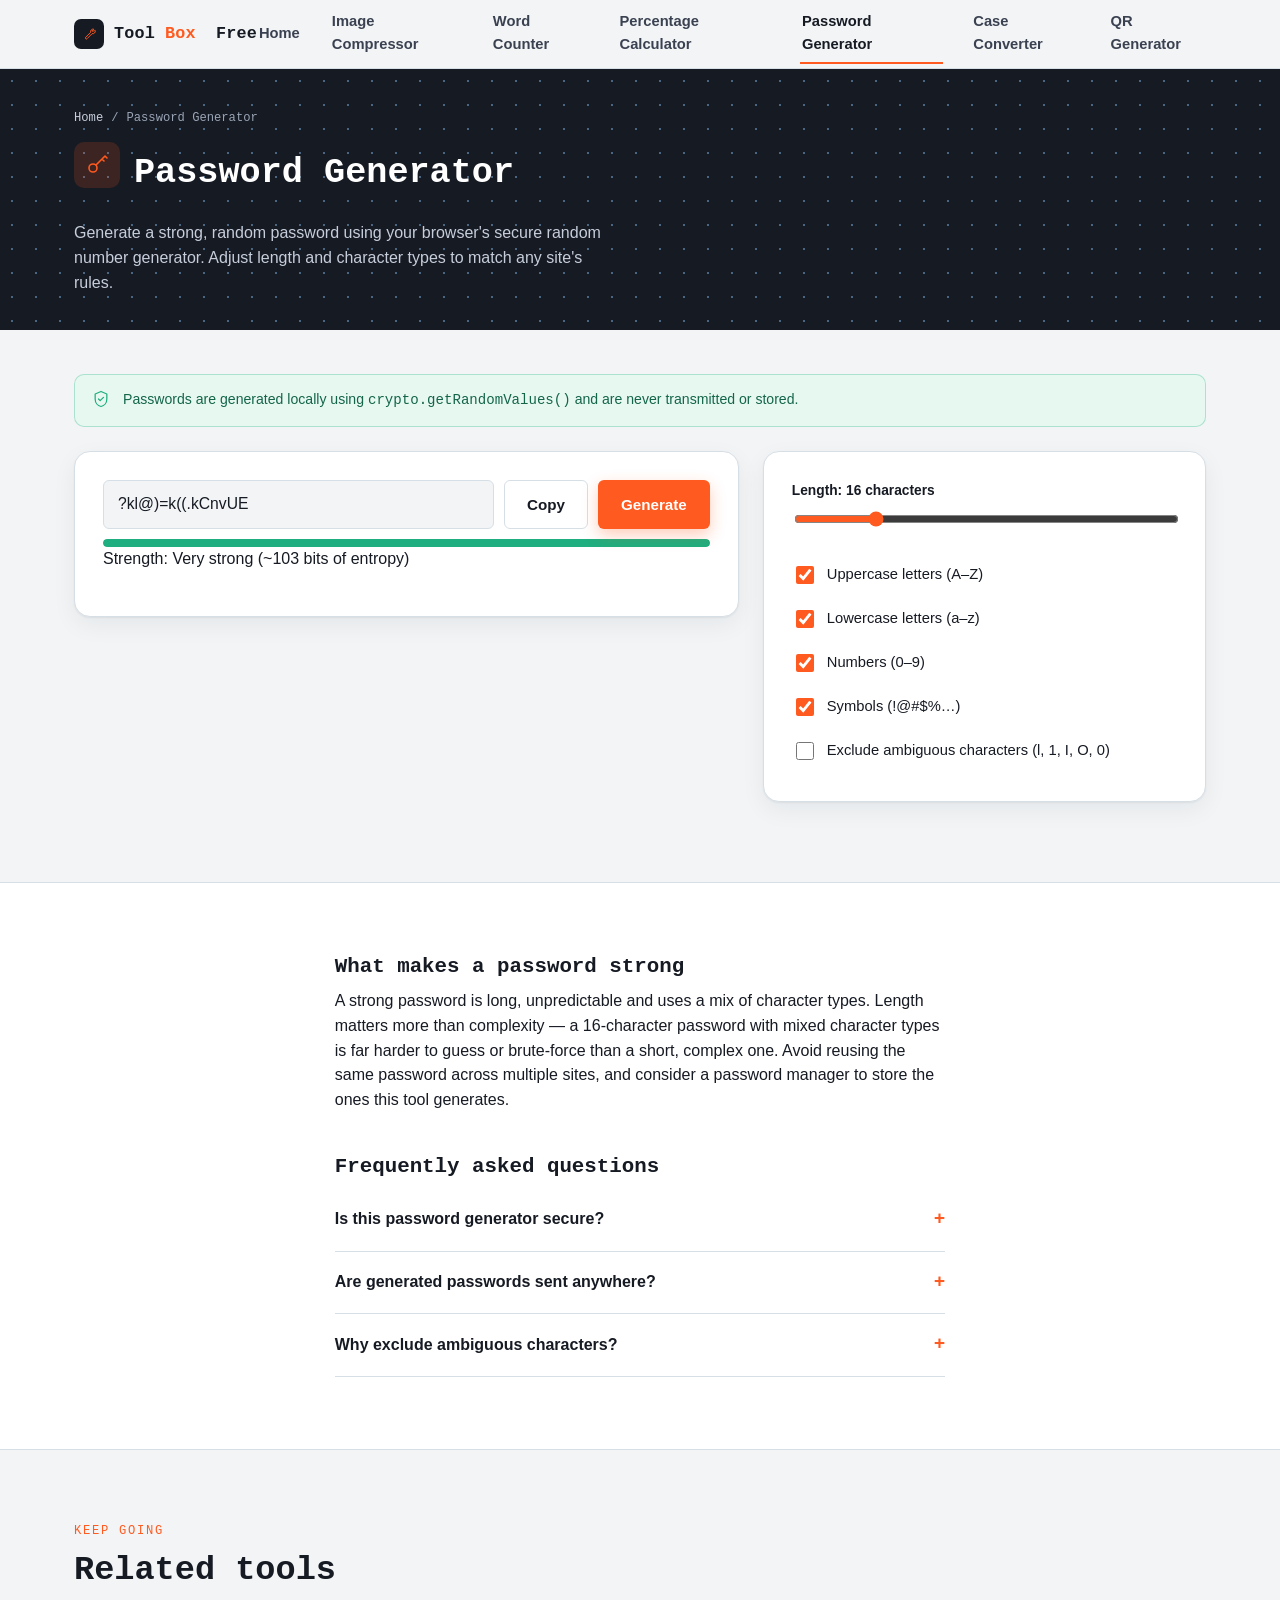
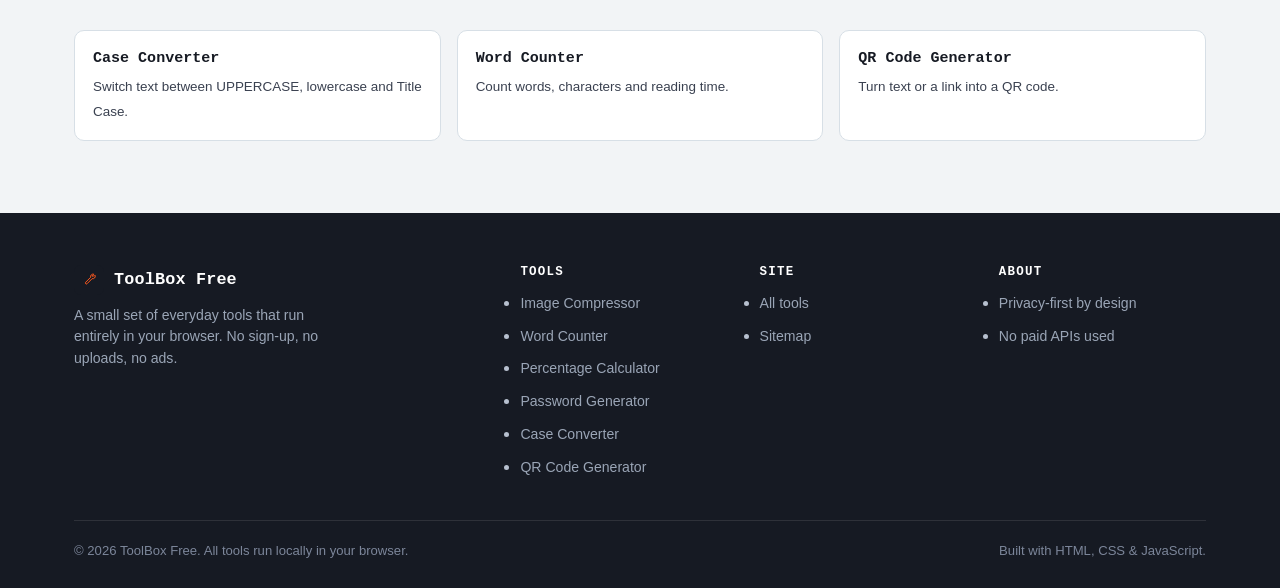
<file: tools/password-generator.html>
<!DOCTYPE html>
<html lang="en">
<head>
<meta charset="UTF-8">
<meta name="viewport" content="width=device-width, initial-scale=1.0">
<title>Password Generator — Strong, Random Passwords Free | ToolBox Free</title>
<meta name="description" content="Free online password generator. Create strong, random passwords using your browser's secure random number generator, with control over length, numbers, symbols and letter case.">
<meta name="keywords" content="password generator, strong password generator, random password, secure password creator">
<link rel="canonical" href="https://gujjarayan916.github.io/toolbox-free/tools/password-generator.html">
<meta name="robots" content="index, follow">
<meta name="theme-color" content="#161a23">
<meta property="og:type" content="website">
<meta property="og:title" content="Password Generator — Free Online Tool | ToolBox Free">
<meta property="og:description" content="Create strong, random passwords instantly. Runs entirely in your browser using a cryptographically secure random generator.">
<meta property="og:url" content="https://gujjarayan916.github.io/toolbox-free/tools/password-generator.html">
<link rel="icon" type="image/svg+xml" href="../assets/favicon.svg">
<link rel="manifest" href="../site.webmanifest">
<link rel="stylesheet" href="../css/style.css">
<script type="application/ld+json">
{
  "@context": "https://schema.org",
  "@type": "SoftwareApplication",
  "name": "Password Generator",
  "applicationCategory": "UtilitiesApplication",
  "operatingSystem": "Any (runs in browser)",
  "url": "https://gujjarayan916.github.io/toolbox-free/tools/password-generator.html",
  "offers": {"@type": "Offer", "price": "0", "priceCurrency": "USD"}
}
</script>
</head>
<body>
<a class="skip-link" href="#main">Skip to content</a>

<header class="site-header">
  <div class="container">
    <a href="../" class="brand" aria-label="ToolBox Free home">
      <span class="brand-mark"><svg viewBox="0 0 24 24" fill="none"><path d="M20 6.5a3.5 3.5 0 0 1-4.3 4.3L8.6 17.9a1.4 1.4 0 0 1-2-2l7.1-7.1A3.5 3.5 0 0 1 18 4.5l-2.3 2.3 1.1 1.1L19.1 5.6z" stroke="#ff5a1f" stroke-width="1.4" stroke-linejoin="round"/></svg></span>
      Tool<span class="accent">Box</span>&nbsp;Free
    </a>
    <button class="nav-toggle" aria-label="Toggle menu" aria-expanded="false" aria-controls="main-nav">
      <svg viewBox="0 0 24 24" fill="none"><path d="M3 6h18M3 12h18M3 18h18" stroke="currentColor" stroke-width="2" stroke-linecap="round"/></svg>
    </button>
    <nav class="main-nav" id="main-nav" aria-label="Primary">
      <a href="../">Home</a>
      <a href="image-compressor.html">Image Compressor</a>
      <a href="word-counter.html">Word Counter</a>
      <a href="percentage-calculator.html">Percentage Calculator</a>
      <a href="password-generator.html" aria-current="page">Password Generator</a>
      <a href="case-converter.html">Case Converter</a>
      <a href="qr-code-generator.html">QR Generator</a>
    </nav>
  </div>
</header>

<main id="main">

  <section class="tool-page-header">
    <div class="container">
      <div class="breadcrumbs"><a href="../">Home</a><span>/</span><span>Password Generator</span></div>
      <h1>
        <span class="tool-icon"><svg viewBox="0 0 24 24" fill="none"><circle cx="8" cy="15" r="4" stroke="currentColor" stroke-width="1.6"/><path d="M11 12l9-9M17 6l2 2M20 3l2 2" stroke="currentColor" stroke-width="1.6" stroke-linecap="round"/></svg></span>
        Password Generator
      </h1>
      <p>Generate a strong, random password using your browser's secure random number generator. Adjust length and character types to match any site's rules.</p>
    </div>
  </section>

  <section class="tool-workspace">
    <div class="container">
      <div class="privacy-note">
        <svg viewBox="0 0 24 24" fill="none"><path d="M12 3l7 3v6c0 4.5-3 8.2-7 9-4-.8-7-4.5-7-9V6l7-3z" stroke="currentColor" stroke-width="1.5" stroke-linejoin="round"/><path d="M9 12l2 2 4-4" stroke="currentColor" stroke-width="1.5" stroke-linecap="round" stroke-linejoin="round"/></svg>
        <span>Passwords are generated locally using <code>crypto.getRandomValues()</code> and are never transmitted or stored.</span>
      </div>

      <div class="workspace-grid">
        <div class="workspace-panel">
          <label for="pg-output" class="sr-only">Generated password</label>
          <div class="copy-row">
            <input type="text" id="pg-output" class="mono-input" readonly aria-live="polite" value="">
            <button class="btn btn-secondary" id="pg-copy" type="button" aria-label="Copy password">Copy</button>
            <button class="btn btn-primary" id="pg-generate" type="button">Generate</button>
          </div>
          <div class="strength-meter"><i id="pg-strength-bar"></i></div>
          <p class="hint" id="pg-strength-label">Strength: —</p>
        </div>

        <div class="workspace-panel">
          <div class="field">
            <label for="pg-length">Length: <span id="pg-length-value">16</span> characters</label>
            <input type="range" id="pg-length" min="4" max="64" value="16">
          </div>
          <label class="checkbox-row"><input type="checkbox" id="pg-upper" checked> Uppercase letters (A–Z)</label>
          <label class="checkbox-row"><input type="checkbox" id="pg-lower" checked> Lowercase letters (a–z)</label>
          <label class="checkbox-row"><input type="checkbox" id="pg-numbers" checked> Numbers (0–9)</label>
          <label class="checkbox-row"><input type="checkbox" id="pg-symbols" checked> Symbols (!@#$%…)</label>
          <label class="checkbox-row"><input type="checkbox" id="pg-exclude-ambiguous"> Exclude ambiguous characters (l, 1, I, O, 0)</label>
        </div>
      </div>
    </div>
  </section>

  <section class="section section-alt">
    <div class="container info-block">
      <h2>What makes a password strong</h2>
      <p>A strong password is long, unpredictable and uses a mix of character types. Length matters more than complexity — a 16-character password with mixed character types is far harder to guess or brute-force than a short, complex one. Avoid reusing the same password across multiple sites, and consider a password manager to store the ones this tool generates.</p>
      <h2>Frequently asked questions</h2>
      <details class="faq-item">
        <summary>Is this password generator secure?</summary>
        <p>Yes. It uses the Web Crypto API's <code>crypto.getRandomValues()</code>, a cryptographically secure random number source built into your browser, rather than JavaScript's ordinary Math.random().</p>
      </details>
      <details class="faq-item">
        <summary>Are generated passwords sent anywhere?</summary>
        <p>No. Passwords are generated and displayed entirely on your device. This tool has no server component and makes no network requests.</p>
      </details>
      <details class="faq-item">
        <summary>Why exclude ambiguous characters?</summary>
        <p>Characters like lowercase L, uppercase I, and the digits 1 and 0 can look similar in some fonts. Excluding them makes a password easier to type accurately when read from a screen or paper.</p>
      </details>
    </div>
  </section>

  <section class="section">
    <div class="container">
      <div class="section-head"><span class="eyebrow">Keep going</span><h2>Related tools</h2></div>
      <div class="related-grid">
        <a class="related-card" href="case-converter.html"><b>Case Converter</b><span>Switch text between UPPERCASE, lowercase and Title Case.</span></a>
        <a class="related-card" href="word-counter.html"><b>Word Counter</b><span>Count words, characters and reading time.</span></a>
        <a class="related-card" href="qr-code-generator.html"><b>QR Code Generator</b><span>Turn text or a link into a QR code.</span></a>
      </div>
    </div>
  </section>

</main>

<footer class="site-footer">
  <div class="container">
    <div class="footer-grid">
      <div class="footer-brand">
        <a href="../" class="brand"><span class="brand-mark"><svg viewBox="0 0 24 24" fill="none"><path d="M20 6.5a3.5 3.5 0 0 1-4.3 4.3L8.6 17.9a1.4 1.4 0 0 1-2-2l7.1-7.1A3.5 3.5 0 0 1 18 4.5l-2.3 2.3 1.1 1.1L19.1 5.6z" stroke="#ff5a1f" stroke-width="1.4" stroke-linejoin="round"/></svg></span>ToolBox Free</a>
        <p>A small set of everyday tools that run entirely in your browser. No sign-up, no uploads, no ads.</p>
      </div>
      <nav class="footer-col" aria-label="Tools">
        <h4>Tools</h4>
        <ul>
          <li><a href="image-compressor.html">Image Compressor</a></li>
          <li><a href="word-counter.html">Word Counter</a></li>
          <li><a href="percentage-calculator.html">Percentage Calculator</a></li>
          <li><a href="password-generator.html">Password Generator</a></li>
          <li><a href="case-converter.html">Case Converter</a></li>
          <li><a href="qr-code-generator.html">QR Code Generator</a></li>
        </ul>
      </nav>
      <div class="footer-col">
        <h4>Site</h4>
        <ul><li><a href="../#tools">All tools</a></li><li><a href="../sitemap.xml">Sitemap</a></li></ul>
      </div>
      <div class="footer-col">
        <h4>About</h4>
        <ul><li><a href="../#">Privacy-first by design</a></li><li><a href="../#">No paid APIs used</a></li></ul>
      </div>
    </div>
    <div class="footer-bottom">
      <span>© <span id="year">2026</span> ToolBox Free. All tools run locally in your browser.</span>
      <span>Built with HTML, CSS &amp; JavaScript.</span>
    </div>
  </div>
</footer>

<div class="toast" id="toast" role="status" aria-live="polite"><span class="dot"></span><span class="toast-message"></span></div>

<script src="../js/main.js"></script>
<script src="../js/tools/password-generator.js"></script>
</body>
</html>
</file>
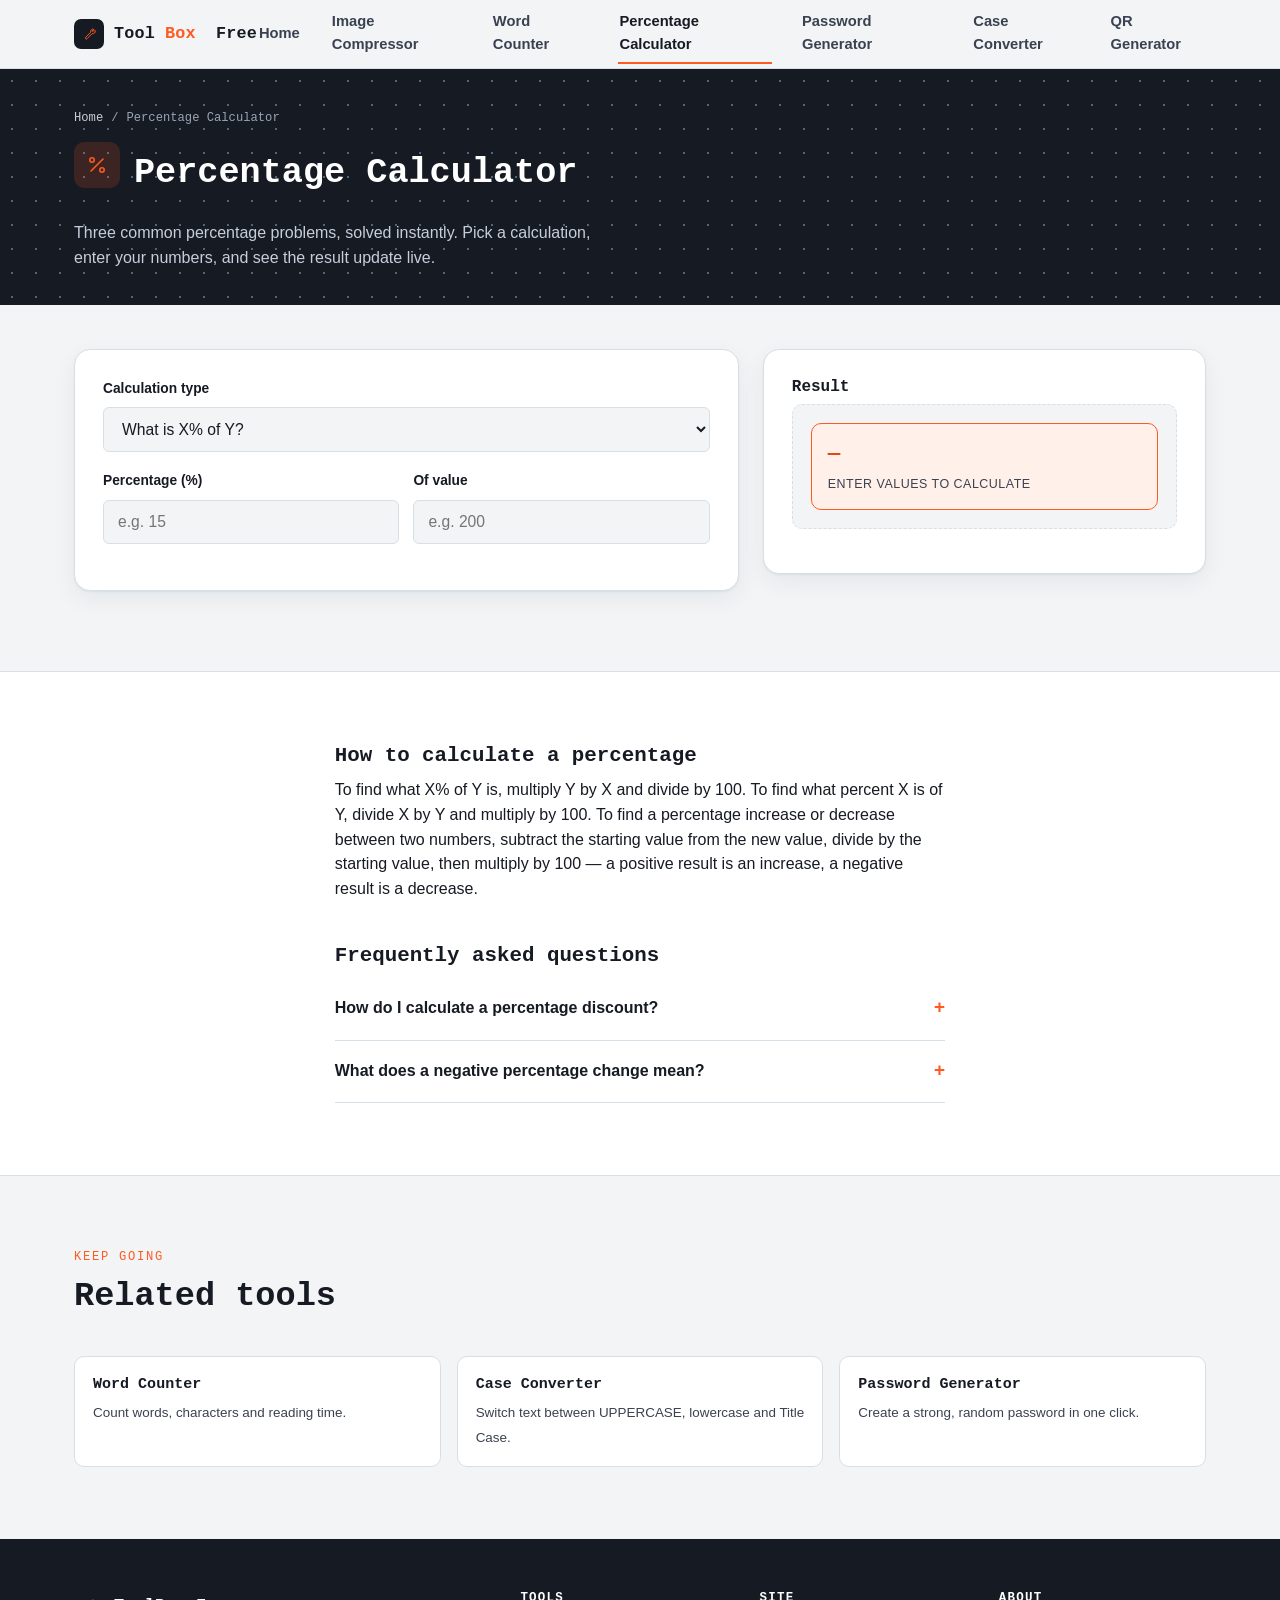
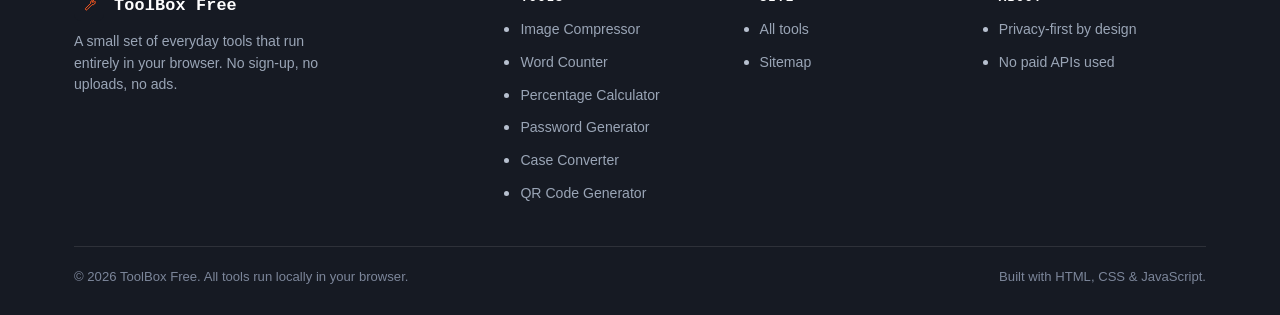
<file: tools/percentage-calculator.html>
<!DOCTYPE html>
<html lang="en">
<head>
<meta charset="UTF-8">
<meta name="viewport" content="width=device-width, initial-scale=1.0">
<title>Percentage Calculator — Free Online Percent Tool | ToolBox Free</title>
<meta name="description" content="Free online percentage calculator. Find what X% of Y is, work out percentage increase or decrease, and calculate what percent one number is of another.">
<meta name="keywords" content="percentage calculator, percent increase calculator, percent decrease calculator, what percent of">
<link rel="canonical" href="https://gujjarayan916.github.io/toolbox-free/tools/percentage-calculator.html">
<meta name="robots" content="index, follow">
<meta name="theme-color" content="#161a23">
<meta property="og:type" content="website">
<meta property="og:title" content="Percentage Calculator — Free Online Tool | ToolBox Free">
<meta property="og:description" content="Calculate percentages, increases, decreases and percentage differences instantly in your browser.">
<meta property="og:url" content="https://gujjarayan916.github.io/toolbox-free/tools/percentage-calculator.html">
<link rel="icon" type="image/svg+xml" href="../assets/favicon.svg">
<link rel="manifest" href="../site.webmanifest">
<link rel="stylesheet" href="../css/style.css">
<script type="application/ld+json">
{
  "@context": "https://schema.org",
  "@type": "SoftwareApplication",
  "name": "Percentage Calculator",
  "applicationCategory": "UtilitiesApplication",
  "operatingSystem": "Any (runs in browser)",
  "url": "https://gujjarayan916.github.io/toolbox-free/tools/percentage-calculator.html",
  "offers": {"@type": "Offer", "price": "0", "priceCurrency": "USD"}
}
</script>
</head>
<body>
<a class="skip-link" href="#main">Skip to content</a>

<header class="site-header">
  <div class="container">
    <a href="../" class="brand" aria-label="ToolBox Free home">
      <span class="brand-mark"><svg viewBox="0 0 24 24" fill="none"><path d="M20 6.5a3.5 3.5 0 0 1-4.3 4.3L8.6 17.9a1.4 1.4 0 0 1-2-2l7.1-7.1A3.5 3.5 0 0 1 18 4.5l-2.3 2.3 1.1 1.1L19.1 5.6z" stroke="#ff5a1f" stroke-width="1.4" stroke-linejoin="round"/></svg></span>
      Tool<span class="accent">Box</span>&nbsp;Free
    </a>
    <button class="nav-toggle" aria-label="Toggle menu" aria-expanded="false" aria-controls="main-nav">
      <svg viewBox="0 0 24 24" fill="none"><path d="M3 6h18M3 12h18M3 18h18" stroke="currentColor" stroke-width="2" stroke-linecap="round"/></svg>
    </button>
    <nav class="main-nav" id="main-nav" aria-label="Primary">
      <a href="../">Home</a>
      <a href="image-compressor.html">Image Compressor</a>
      <a href="word-counter.html">Word Counter</a>
      <a href="percentage-calculator.html" aria-current="page">Percentage Calculator</a>
      <a href="password-generator.html">Password Generator</a>
      <a href="case-converter.html">Case Converter</a>
      <a href="qr-code-generator.html">QR Generator</a>
    </nav>
  </div>
</header>

<main id="main">

  <section class="tool-page-header">
    <div class="container">
      <div class="breadcrumbs"><a href="../">Home</a><span>/</span><span>Percentage Calculator</span></div>
      <h1>
        <span class="tool-icon"><svg viewBox="0 0 24 24" fill="none"><circle cx="7" cy="7" r="2.2" stroke="currentColor" stroke-width="1.6"/><circle cx="17" cy="17" r="2.2" stroke="currentColor" stroke-width="1.6"/><path d="M18 6L6 18" stroke="currentColor" stroke-width="1.6" stroke-linecap="round"/></svg></span>
        Percentage Calculator
      </h1>
      <p>Three common percentage problems, solved instantly. Pick a calculation, enter your numbers, and see the result update live.</p>
    </div>
  </section>

  <section class="tool-workspace">
    <div class="container">
      <div class="workspace-grid">
        <div class="workspace-panel">

          <div class="field">
            <label for="pc-mode">Calculation type</label>
            <select id="pc-mode">
              <option value="basic">What is X% of Y?</option>
              <option value="isWhatPercent">X is what percent of Y?</option>
              <option value="change">Percentage increase / decrease from X to Y</option>
            </select>
          </div>

          <div id="pc-basic" class="pc-panel">
            <div class="row">
              <div class="field">
                <label for="pc-basic-x">Percentage (%)</label>
                <input type="number" id="pc-basic-x" placeholder="e.g. 15" inputmode="decimal">
              </div>
              <div class="field">
                <label for="pc-basic-y">Of value</label>
                <input type="number" id="pc-basic-y" placeholder="e.g. 200" inputmode="decimal">
              </div>
            </div>
          </div>

          <div id="pc-iswhat" class="pc-panel" hidden>
            <div class="row">
              <div class="field">
                <label for="pc-iswhat-x">Value</label>
                <input type="number" id="pc-iswhat-x" placeholder="e.g. 30" inputmode="decimal">
              </div>
              <div class="field">
                <label for="pc-iswhat-y">Out of</label>
                <input type="number" id="pc-iswhat-y" placeholder="e.g. 120" inputmode="decimal">
              </div>
            </div>
          </div>

          <div id="pc-change" class="pc-panel" hidden>
            <div class="row">
              <div class="field">
                <label for="pc-change-x">From value</label>
                <input type="number" id="pc-change-x" placeholder="e.g. 80" inputmode="decimal">
              </div>
              <div class="field">
                <label for="pc-change-y">To value</label>
                <input type="number" id="pc-change-y" placeholder="e.g. 100" inputmode="decimal">
              </div>
            </div>
          </div>

        </div>

        <div class="workspace-panel">
          <h3 class="mt-0" style="font-family:var(--font-display);font-size:1rem;">Result</h3>
          <div class="result-panel">
            <div class="stat-box highlight" style="width:100%;">
              <b id="pc-result">—</b>
              <span id="pc-result-label">Enter values to calculate</span>
            </div>
          </div>
          <p class="hint" id="pc-explain"></p>
        </div>
      </div>
    </div>
  </section>

  <section class="section section-alt">
    <div class="container info-block">
      <h2>How to calculate a percentage</h2>
      <p>To find what X% of Y is, multiply Y by X and divide by 100. To find what percent X is of Y, divide X by Y and multiply by 100. To find a percentage increase or decrease between two numbers, subtract the starting value from the new value, divide by the starting value, then multiply by 100 — a positive result is an increase, a negative result is a decrease.</p>
      <h2>Frequently asked questions</h2>
      <details class="faq-item">
        <summary>How do I calculate a percentage discount?</summary>
        <p>Use "What is X% of Y?" with X as the discount percentage and Y as the original price to find the amount taken off, then subtract that from the original price.</p>
      </details>
      <details class="faq-item">
        <summary>What does a negative percentage change mean?</summary>
        <p>A negative result in the increase/decrease calculation means the value went down. For example, going from 100 to 80 is a −20% change.</p>
      </details>
    </div>
  </section>

  <section class="section">
    <div class="container">
      <div class="section-head"><span class="eyebrow">Keep going</span><h2>Related tools</h2></div>
      <div class="related-grid">
        <a class="related-card" href="word-counter.html"><b>Word Counter</b><span>Count words, characters and reading time.</span></a>
        <a class="related-card" href="case-converter.html"><b>Case Converter</b><span>Switch text between UPPERCASE, lowercase and Title Case.</span></a>
        <a class="related-card" href="password-generator.html"><b>Password Generator</b><span>Create a strong, random password in one click.</span></a>
      </div>
    </div>
  </section>

</main>

<footer class="site-footer">
  <div class="container">
    <div class="footer-grid">
      <div class="footer-brand">
        <a href="../" class="brand"><span class="brand-mark"><svg viewBox="0 0 24 24" fill="none"><path d="M20 6.5a3.5 3.5 0 0 1-4.3 4.3L8.6 17.9a1.4 1.4 0 0 1-2-2l7.1-7.1A3.5 3.5 0 0 1 18 4.5l-2.3 2.3 1.1 1.1L19.1 5.6z" stroke="#ff5a1f" stroke-width="1.4" stroke-linejoin="round"/></svg></span>ToolBox Free</a>
        <p>A small set of everyday tools that run entirely in your browser. No sign-up, no uploads, no ads.</p>
      </div>
      <nav class="footer-col" aria-label="Tools">
        <h4>Tools</h4>
        <ul>
          <li><a href="image-compressor.html">Image Compressor</a></li>
          <li><a href="word-counter.html">Word Counter</a></li>
          <li><a href="percentage-calculator.html">Percentage Calculator</a></li>
          <li><a href="password-generator.html">Password Generator</a></li>
          <li><a href="case-converter.html">Case Converter</a></li>
          <li><a href="qr-code-generator.html">QR Code Generator</a></li>
        </ul>
      </nav>
      <div class="footer-col">
        <h4>Site</h4>
        <ul><li><a href="../#tools">All tools</a></li><li><a href="../sitemap.xml">Sitemap</a></li></ul>
      </div>
      <div class="footer-col">
        <h4>About</h4>
        <ul><li><a href="../#">Privacy-first by design</a></li><li><a href="../#">No paid APIs used</a></li></ul>
      </div>
    </div>
    <div class="footer-bottom">
      <span>© <span id="year">2026</span> ToolBox Free. All tools run locally in your browser.</span>
      <span>Built with HTML, CSS &amp; JavaScript.</span>
    </div>
  </div>
</footer>

<div class="toast" id="toast" role="status" aria-live="polite"><span class="dot"></span><span class="toast-message"></span></div>

<script src="../js/main.js"></script>
<script src="../js/tools/percentage-calculator.js"></script>
</body>
</html>
</file>
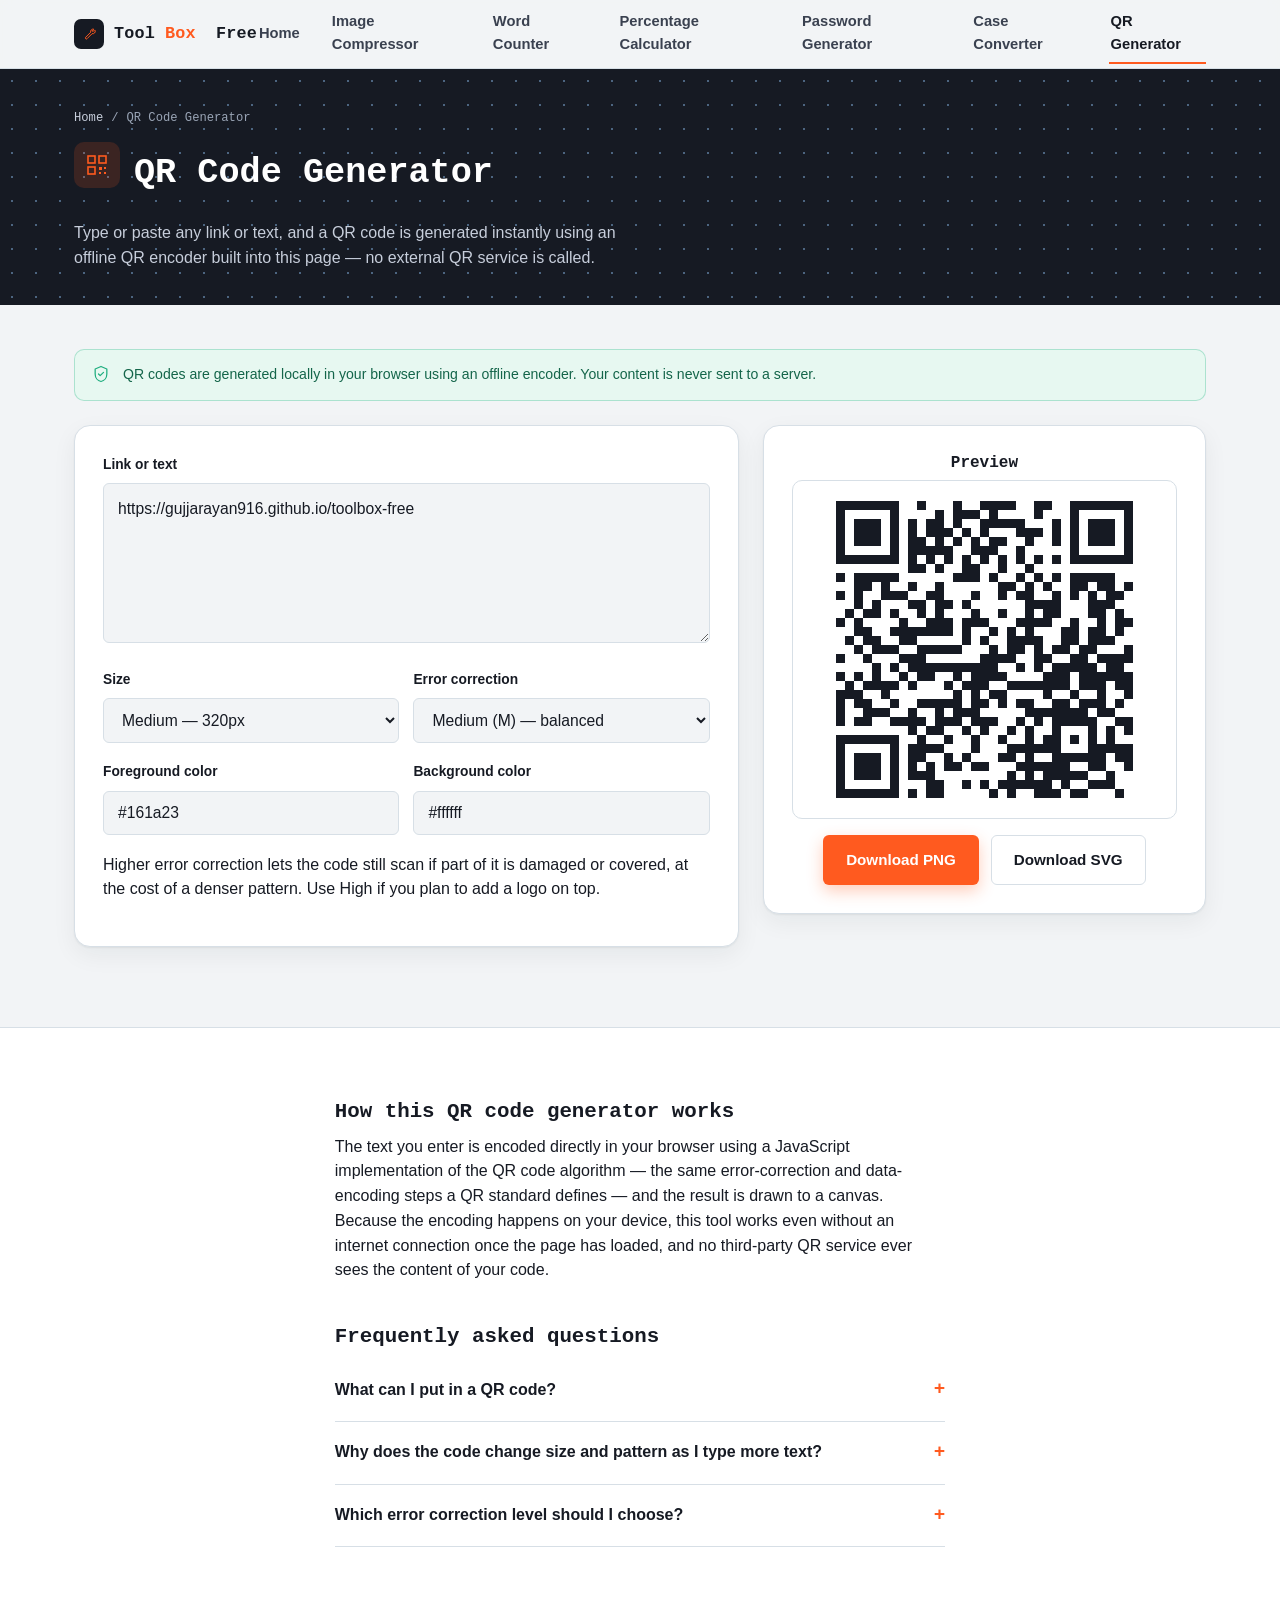
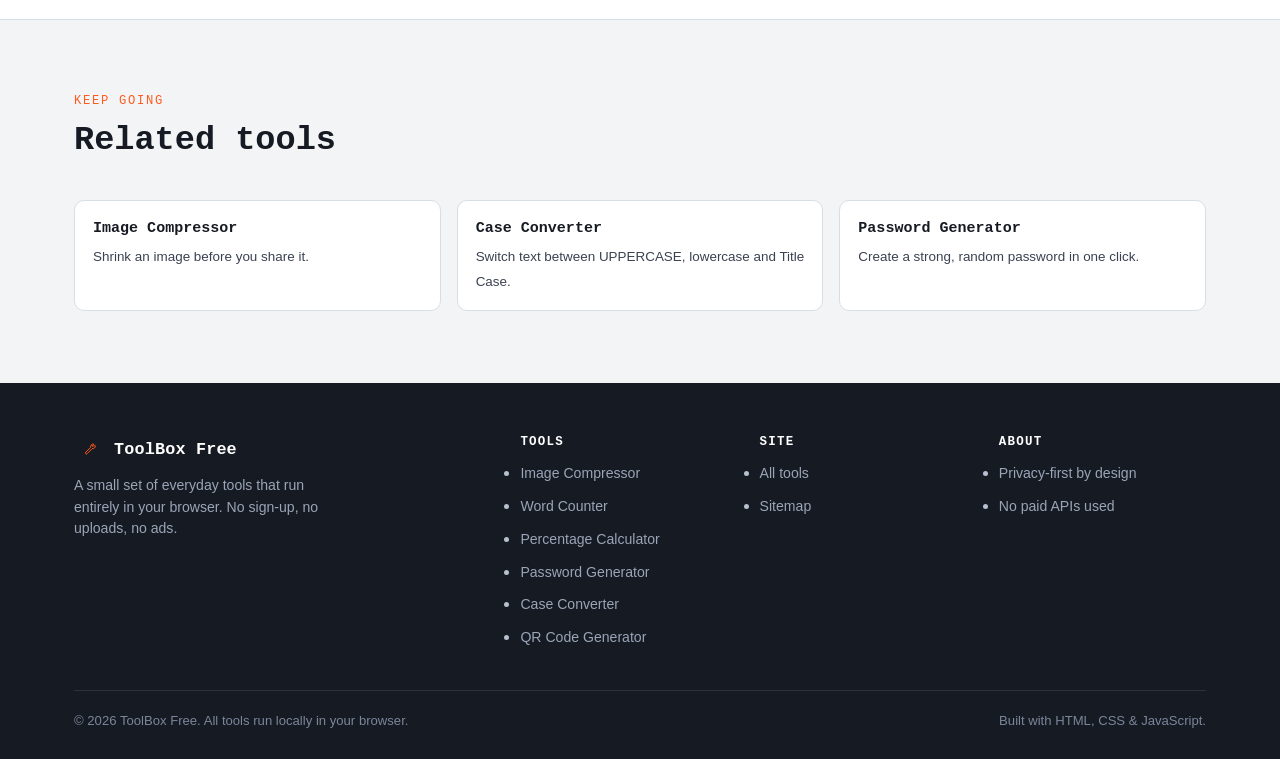
<file: tools/qr-code-generator.html>
<!DOCTYPE html>
<html lang="en">
<head>
<meta charset="UTF-8">
<meta name="viewport" content="width=device-width, initial-scale=1.0">
<title>QR Code Generator — Free Online QR Code Maker | ToolBox Free</title>
<meta name="description" content="Free online QR code generator. Turn any link, text, email or phone number into a downloadable QR code with adjustable size and error correction. No sign-up, no watermark.">
<meta name="keywords" content="qr code generator, free qr code maker, create qr code online, download qr code">
<link rel="canonical" href="https://gujjarayan916.github.io/toolbox-free/tools/qr-code-generator.html">
<meta name="robots" content="index, follow">
<meta name="theme-color" content="#161a23">
<meta property="og:type" content="website">
<meta property="og:title" content="QR Code Generator — Free Online Tool | ToolBox Free">
<meta property="og:description" content="Turn any link or text into a downloadable QR code, generated entirely in your browser.">
<meta property="og:url" content="https://gujjarayan916.github.io/toolbox-free/tools/qr-code-generator.html">
<link rel="icon" type="image/svg+xml" href="../assets/favicon.svg">
<link rel="manifest" href="../site.webmanifest">
<link rel="stylesheet" href="../css/style.css">
<script type="application/ld+json">
{
  "@context": "https://schema.org",
  "@type": "SoftwareApplication",
  "name": "QR Code Generator",
  "applicationCategory": "UtilitiesApplication",
  "operatingSystem": "Any (runs in browser)",
  "url": "https://gujjarayan916.github.io/toolbox-free/tools/qr-code-generator.html",
  "offers": {"@type": "Offer", "price": "0", "priceCurrency": "USD"}
}
</script>
</head>
<body>
<a class="skip-link" href="#main">Skip to content</a>

<header class="site-header">
  <div class="container">
    <a href="../" class="brand" aria-label="ToolBox Free home">
      <span class="brand-mark"><svg viewBox="0 0 24 24" fill="none"><path d="M20 6.5a3.5 3.5 0 0 1-4.3 4.3L8.6 17.9a1.4 1.4 0 0 1-2-2l7.1-7.1A3.5 3.5 0 0 1 18 4.5l-2.3 2.3 1.1 1.1L19.1 5.6z" stroke="#ff5a1f" stroke-width="1.4" stroke-linejoin="round"/></svg></span>
      Tool<span class="accent">Box</span>&nbsp;Free
    </a>
    <button class="nav-toggle" aria-label="Toggle menu" aria-expanded="false" aria-controls="main-nav">
      <svg viewBox="0 0 24 24" fill="none"><path d="M3 6h18M3 12h18M3 18h18" stroke="currentColor" stroke-width="2" stroke-linecap="round"/></svg>
    </button>
    <nav class="main-nav" id="main-nav" aria-label="Primary">
      <a href="../">Home</a>
      <a href="image-compressor.html">Image Compressor</a>
      <a href="word-counter.html">Word Counter</a>
      <a href="percentage-calculator.html">Percentage Calculator</a>
      <a href="password-generator.html">Password Generator</a>
      <a href="case-converter.html">Case Converter</a>
      <a href="qr-code-generator.html" aria-current="page">QR Generator</a>
    </nav>
  </div>
</header>

<main id="main">

  <section class="tool-page-header">
    <div class="container">
      <div class="breadcrumbs"><a href="../">Home</a><span>/</span><span>QR Code Generator</span></div>
      <h1>
        <span class="tool-icon"><svg viewBox="0 0 24 24" fill="none"><rect x="3" y="3" width="7" height="7" stroke="currentColor" stroke-width="1.6"/><rect x="14" y="3" width="7" height="7" stroke="currentColor" stroke-width="1.6"/><rect x="3" y="14" width="7" height="7" stroke="currentColor" stroke-width="1.6"/><path d="M14 14h3v3h-3zM19 14h2v2h-2zM14 19h2v2h-2zM19 19h2v2h-2z" fill="currentColor"/></svg></span>
        QR Code Generator
      </h1>
      <p>Type or paste any link or text, and a QR code is generated instantly using an offline QR encoder built into this page — no external QR service is called.</p>
    </div>
  </section>

  <section class="tool-workspace">
    <div class="container">
      <div class="privacy-note">
        <svg viewBox="0 0 24 24" fill="none"><path d="M12 3l7 3v6c0 4.5-3 8.2-7 9-4-.8-7-4.5-7-9V6l7-3z" stroke="currentColor" stroke-width="1.5" stroke-linejoin="round"/><path d="M9 12l2 2 4-4" stroke="currentColor" stroke-width="1.5" stroke-linecap="round" stroke-linejoin="round"/></svg>
        <span>QR codes are generated locally in your browser using an offline encoder. Your content is never sent to a server.</span>
      </div>

      <div class="workspace-grid">
        <div class="workspace-panel">
          <div class="field">
            <label for="qr-text">Link or text</label>
            <textarea id="qr-text" rows="4" placeholder="https://example.com">https://gujjarayan916.github.io/toolbox-free</textarea>
          </div>
          <div class="row">
            <div class="field">
              <label for="qr-size">Size</label>
              <select id="qr-size">
                <option value="200">Small — 200px</option>
                <option value="320" selected>Medium — 320px</option>
                <option value="480">Large — 480px</option>
                <option value="640">Extra large — 640px</option>
              </select>
            </div>
            <div class="field">
              <label for="qr-ecc">Error correction</label>
              <select id="qr-ecc">
                <option value="L">Low (L) — smaller code</option>
                <option value="M" selected>Medium (M) — balanced</option>
                <option value="Q">Quartile (Q) — more robust</option>
                <option value="H">High (H) — most robust</option>
              </select>
            </div>
          </div>
          <div class="row">
            <div class="field">
              <label for="qr-fg">Foreground color</label>
              <input type="text" id="qr-fg" value="#161a23">
            </div>
            <div class="field">
              <label for="qr-bg">Background color</label>
              <input type="text" id="qr-bg" value="#ffffff">
            </div>
          </div>
          <p class="hint">Higher error correction lets the code still scan if part of it is damaged or covered, at the cost of a denser pattern. Use High if you plan to add a logo on top.</p>
        </div>

        <div class="workspace-panel text-center">
          <h3 class="mt-0" style="font-family:var(--font-display);font-size:1rem;">Preview</h3>
          <div class="qr-preview" id="qr-preview">
            <canvas id="qr-canvas"></canvas>
          </div>
          <p class="hint" id="qr-error" role="alert"></p>
          <div class="actions-row" style="justify-content:center;">
            <a class="btn btn-primary" id="qr-download-png" href="#" download="qr-code.png">Download PNG</a>
            <button class="btn btn-secondary" id="qr-download-svg" type="button">Download SVG</button>
          </div>
        </div>
      </div>
    </div>
  </section>

  <section class="section section-alt">
    <div class="container info-block">
      <h2>How this QR code generator works</h2>
      <p>The text you enter is encoded directly in your browser using a JavaScript implementation of the QR code algorithm — the same error-correction and data-encoding steps a QR standard defines — and the result is drawn to a canvas. Because the encoding happens on your device, this tool works even without an internet connection once the page has loaded, and no third-party QR service ever sees the content of your code.</p>
      <h2>Frequently asked questions</h2>
      <details class="faq-item">
        <summary>What can I put in a QR code?</summary>
        <p>Any text works, including plain website URLs, email addresses (as <code>mailto:</code>), phone numbers (as <code>tel:</code>) or Wi-Fi credentials in the standard Wi-Fi QR format.</p>
      </details>
      <details class="faq-item">
        <summary>Why does the code change size and pattern as I type more text?</summary>
        <p>QR codes come in versions with different grid sizes. Longer text needs a larger grid to store, so the generator automatically picks the smallest version that fits your content.</p>
      </details>
      <details class="faq-item">
        <summary>Which error correction level should I choose?</summary>
        <p>Medium (M) is a good default for most uses. Choose High (H) if the code will be printed small, exposed to wear, or if you plan to place a logo over the middle of it.</p>
      </details>
    </div>
  </section>

  <section class="section">
    <div class="container">
      <div class="section-head"><span class="eyebrow">Keep going</span><h2>Related tools</h2></div>
      <div class="related-grid">
        <a class="related-card" href="image-compressor.html"><b>Image Compressor</b><span>Shrink an image before you share it.</span></a>
        <a class="related-card" href="case-converter.html"><b>Case Converter</b><span>Switch text between UPPERCASE, lowercase and Title Case.</span></a>
        <a class="related-card" href="password-generator.html"><b>Password Generator</b><span>Create a strong, random password in one click.</span></a>
      </div>
    </div>
  </section>

</main>

<footer class="site-footer">
  <div class="container">
    <div class="footer-grid">
      <div class="footer-brand">
        <a href="../" class="brand"><span class="brand-mark"><svg viewBox="0 0 24 24" fill="none"><path d="M20 6.5a3.5 3.5 0 0 1-4.3 4.3L8.6 17.9a1.4 1.4 0 0 1-2-2l7.1-7.1A3.5 3.5 0 0 1 18 4.5l-2.3 2.3 1.1 1.1L19.1 5.6z" stroke="#ff5a1f" stroke-width="1.4" stroke-linejoin="round"/></svg></span>ToolBox Free</a>
        <p>A small set of everyday tools that run entirely in your browser. No sign-up, no uploads, no ads.</p>
      </div>
      <nav class="footer-col" aria-label="Tools">
        <h4>Tools</h4>
        <ul>
          <li><a href="image-compressor.html">Image Compressor</a></li>
          <li><a href="word-counter.html">Word Counter</a></li>
          <li><a href="percentage-calculator.html">Percentage Calculator</a></li>
          <li><a href="password-generator.html">Password Generator</a></li>
          <li><a href="case-converter.html">Case Converter</a></li>
          <li><a href="qr-code-generator.html">QR Code Generator</a></li>
        </ul>
      </nav>
      <div class="footer-col">
        <h4>Site</h4>
        <ul><li><a href="../#tools">All tools</a></li><li><a href="../sitemap.xml">Sitemap</a></li></ul>
      </div>
      <div class="footer-col">
        <h4>About</h4>
        <ul><li><a href="../#">Privacy-first by design</a></li><li><a href="../#">No paid APIs used</a></li></ul>
      </div>
    </div>
    <div class="footer-bottom">
      <span>© <span id="year">2026</span> ToolBox Free. All tools run locally in your browser.</span>
      <span>Built with HTML, CSS &amp; JavaScript.</span>
    </div>
  </div>
</footer>

<div class="toast" id="toast" role="status" aria-live="polite"><span class="dot"></span><span class="toast-message"></span></div>

<script src="../js/main.js"></script>
<script src="../js/vendor/qrcode.js"></script>
<script src="../js/tools/qr-code-generator.js"></script>
</body>
</html>
</file>
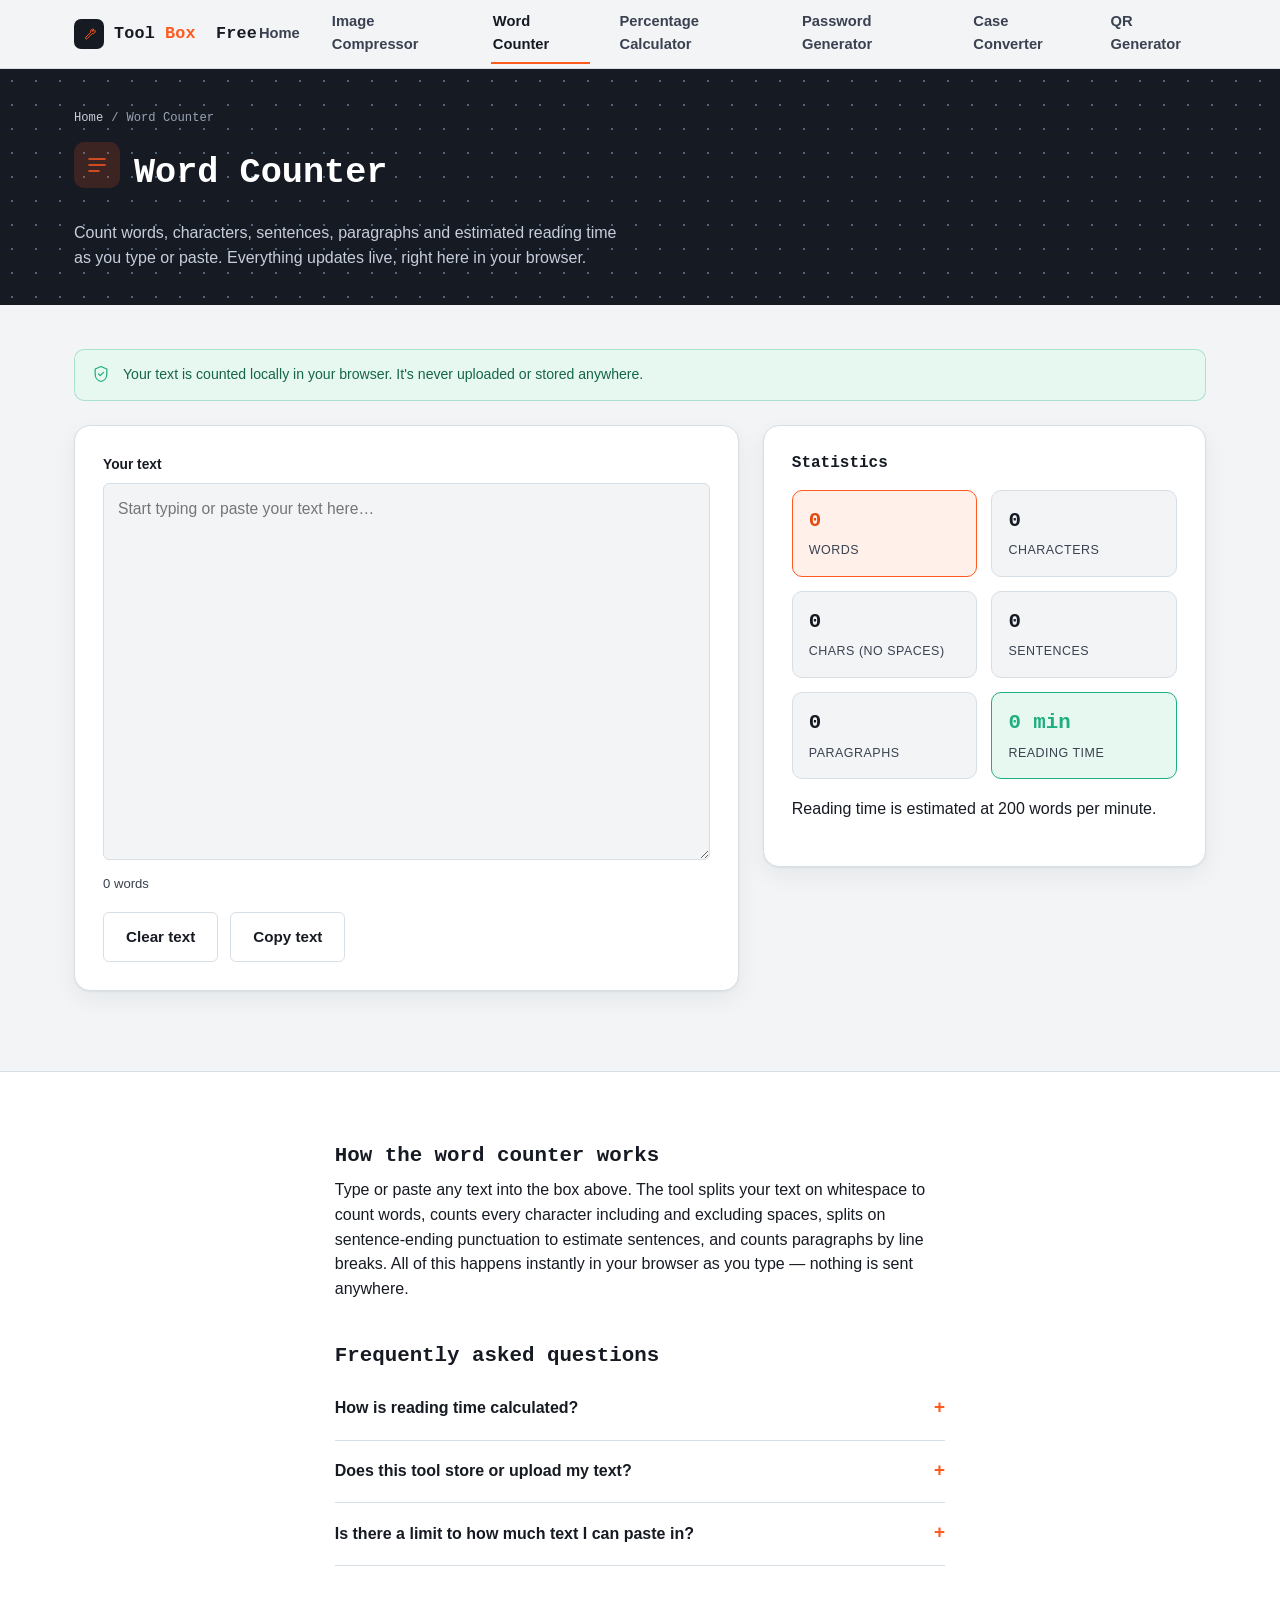
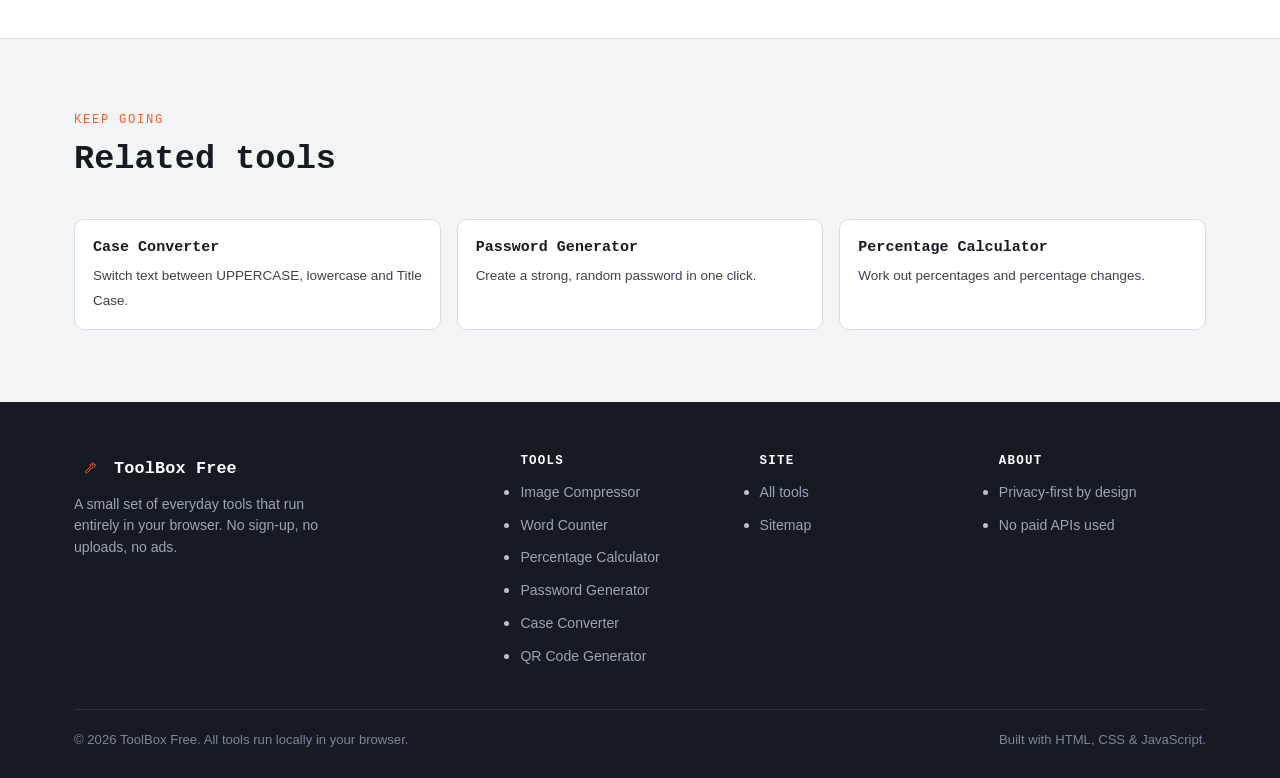
<file: tools/word-counter.html>
<!DOCTYPE html>
<html lang="en">
<head>
<meta charset="UTF-8">
<meta name="viewport" content="width=device-width, initial-scale=1.0">
<title>Word Counter — Count Words, Characters &amp; Reading Time Free | ToolBox Free</title>
<meta name="description" content="Free online word counter. Instantly count words, characters, sentences, paragraphs and estimated reading time as you type or paste text. Runs entirely in your browser.">
<meta name="keywords" content="word counter, character counter, count words online, reading time calculator">
<link rel="canonical" href="https://gujjarayan916.github.io/toolbox-free/tools/word-counter.html">
<meta name="robots" content="index, follow">
<meta name="theme-color" content="#161a23">
<meta property="og:type" content="website">
<meta property="og:title" content="Word Counter — Free Online Tool | ToolBox Free">
<meta property="og:description" content="Count words, characters, sentences and reading time instantly. No sign-up, runs in your browser.">
<meta property="og:url" content="https://gujjarayan916.github.io/toolbox-free/tools/word-counter.html">
<link rel="icon" type="image/svg+xml" href="../assets/favicon.svg">
<link rel="manifest" href="../site.webmanifest">
<link rel="stylesheet" href="../css/style.css">
<script type="application/ld+json">
{
  "@context": "https://schema.org",
  "@type": "SoftwareApplication",
  "name": "Word Counter",
  "applicationCategory": "UtilitiesApplication",
  "operatingSystem": "Any (runs in browser)",
  "url": "https://gujjarayan916.github.io/toolbox-free/tools/word-counter.html",
  "offers": {"@type": "Offer", "price": "0", "priceCurrency": "USD"}
}
</script>
<script type="application/ld+json">
{
  "@context": "https://schema.org",
  "@type": "FAQPage",
  "mainEntity": [
    {"@type":"Question","name":"How is reading time calculated?","acceptedAnswer":{"@type":"Answer","text":"Reading time is estimated using an average adult silent reading speed of 200 words per minute."}},
    {"@type":"Question","name":"Does the word counter store my text?","acceptedAnswer":{"@type":"Answer","text":"No. All counting happens in your browser with JavaScript. Nothing you type is sent to a server or saved."}}
  ]
}
</script>
</head>
<body>
<a class="skip-link" href="#main">Skip to content</a>

<header class="site-header">
  <div class="container">
    <a href="../" class="brand" aria-label="ToolBox Free home">
      <span class="brand-mark"><svg viewBox="0 0 24 24" fill="none"><path d="M20 6.5a3.5 3.5 0 0 1-4.3 4.3L8.6 17.9a1.4 1.4 0 0 1-2-2l7.1-7.1A3.5 3.5 0 0 1 18 4.5l-2.3 2.3 1.1 1.1L19.1 5.6z" stroke="#ff5a1f" stroke-width="1.4" stroke-linejoin="round"/></svg></span>
      Tool<span class="accent">Box</span>&nbsp;Free
    </a>
    <button class="nav-toggle" aria-label="Toggle menu" aria-expanded="false" aria-controls="main-nav">
      <svg viewBox="0 0 24 24" fill="none"><path d="M3 6h18M3 12h18M3 18h18" stroke="currentColor" stroke-width="2" stroke-linecap="round"/></svg>
    </button>
    <nav class="main-nav" id="main-nav" aria-label="Primary">
      <a href="../">Home</a>
      <a href="image-compressor.html">Image Compressor</a>
      <a href="word-counter.html" aria-current="page">Word Counter</a>
      <a href="percentage-calculator.html">Percentage Calculator</a>
      <a href="password-generator.html">Password Generator</a>
      <a href="case-converter.html">Case Converter</a>
      <a href="qr-code-generator.html">QR Generator</a>
    </nav>
  </div>
</header>

<main id="main">

  <section class="tool-page-header">
    <div class="container">
      <div class="breadcrumbs"><a href="../">Home</a><span>/</span><span>Word Counter</span></div>
      <h1>
        <span class="tool-icon"><svg viewBox="0 0 24 24" fill="none"><path d="M4 6h16M4 12h16M4 18h10" stroke="currentColor" stroke-width="1.6" stroke-linecap="round"/></svg></span>
        Word Counter
      </h1>
      <p>Count words, characters, sentences, paragraphs and estimated reading time as you type or paste. Everything updates live, right here in your browser.</p>
    </div>
  </section>

  <section class="tool-workspace">
    <div class="container">
      <div class="privacy-note">
        <svg viewBox="0 0 24 24" fill="none"><path d="M12 3l7 3v6c0 4.5-3 8.2-7 9-4-.8-7-4.5-7-9V6l7-3z" stroke="currentColor" stroke-width="1.5" stroke-linejoin="round"/><path d="M9 12l2 2 4-4" stroke="currentColor" stroke-width="1.5" stroke-linecap="round" stroke-linejoin="round"/></svg>
        <span>Your text is counted locally in your browser. It's never uploaded or stored anywhere.</span>
      </div>

      <div class="workspace-grid">
        <div class="workspace-panel">
          <div class="field">
            <label for="wc-input">Your text</label>
            <textarea id="wc-input" rows="14" placeholder="Start typing or paste your text here…" spellcheck="false"></textarea>
            <p class="hint" id="wc-hint">0 words</p>
          </div>
          <div class="actions-row">
            <button class="btn btn-secondary" id="wc-clear" type="button">Clear text</button>
            <button class="btn btn-secondary" id="wc-copy" type="button">Copy text</button>
          </div>
        </div>

        <div class="workspace-panel">
          <h3 class="mt-0" style="font-family:var(--font-display);font-size:1rem;">Statistics</h3>
          <div class="stat-grid">
            <div class="stat-box highlight"><b id="stat-words">0</b><span>Words</span></div>
            <div class="stat-box"><b id="stat-chars">0</b><span>Characters</span></div>
            <div class="stat-box"><b id="stat-chars-ns">0</b><span>Chars (no spaces)</span></div>
            <div class="stat-box"><b id="stat-sentences">0</b><span>Sentences</span></div>
            <div class="stat-box"><b id="stat-paragraphs">0</b><span>Paragraphs</span></div>
            <div class="stat-box good"><b id="stat-reading">0 min</b><span>Reading time</span></div>
          </div>
          <p class="hint">Reading time is estimated at 200 words per minute.</p>
        </div>
      </div>
    </div>
  </section>

  <section class="section section-alt">
    <div class="container info-block">
      <h2>How the word counter works</h2>
      <p>Type or paste any text into the box above. The tool splits your text on whitespace to count words, counts every character including and excluding spaces, splits on sentence-ending punctuation to estimate sentences, and counts paragraphs by line breaks. All of this happens instantly in your browser as you type — nothing is sent anywhere.</p>
      <h2>Frequently asked questions</h2>
      <details class="faq-item">
        <summary>How is reading time calculated?</summary>
        <p>Reading time is estimated using an average adult silent reading speed of 200 words per minute, rounded up to the nearest minute.</p>
      </details>
      <details class="faq-item">
        <summary>Does this tool store or upload my text?</summary>
        <p>No. All counting happens locally in your browser using JavaScript. Your text is never sent to a server, logged, or saved after you leave the page.</p>
      </details>
      <details class="faq-item">
        <summary>Is there a limit to how much text I can paste in?</summary>
        <p>No hard limit is enforced, though extremely large documents (hundreds of thousands of words) may feel slightly slower since counting runs on your device.</p>
      </details>
    </div>
  </section>

  <section class="section">
    <div class="container">
      <div class="section-head"><span class="eyebrow">Keep going</span><h2>Related tools</h2></div>
      <div class="related-grid">
        <a class="related-card" href="case-converter.html"><b>Case Converter</b><span>Switch text between UPPERCASE, lowercase and Title Case.</span></a>
        <a class="related-card" href="password-generator.html"><b>Password Generator</b><span>Create a strong, random password in one click.</span></a>
        <a class="related-card" href="percentage-calculator.html"><b>Percentage Calculator</b><span>Work out percentages and percentage changes.</span></a>
      </div>
    </div>
  </section>

</main>

<footer class="site-footer">
  <div class="container">
    <div class="footer-grid">
      <div class="footer-brand">
        <a href="../" class="brand"><span class="brand-mark"><svg viewBox="0 0 24 24" fill="none"><path d="M20 6.5a3.5 3.5 0 0 1-4.3 4.3L8.6 17.9a1.4 1.4 0 0 1-2-2l7.1-7.1A3.5 3.5 0 0 1 18 4.5l-2.3 2.3 1.1 1.1L19.1 5.6z" stroke="#ff5a1f" stroke-width="1.4" stroke-linejoin="round"/></svg></span>ToolBox Free</a>
        <p>A small set of everyday tools that run entirely in your browser. No sign-up, no uploads, no ads.</p>
      </div>
      <nav class="footer-col" aria-label="Tools">
        <h4>Tools</h4>
        <ul>
          <li><a href="image-compressor.html">Image Compressor</a></li>
          <li><a href="word-counter.html">Word Counter</a></li>
          <li><a href="percentage-calculator.html">Percentage Calculator</a></li>
          <li><a href="password-generator.html">Password Generator</a></li>
          <li><a href="case-converter.html">Case Converter</a></li>
          <li><a href="qr-code-generator.html">QR Code Generator</a></li>
        </ul>
      </nav>
      <div class="footer-col">
        <h4>Site</h4>
        <ul><li><a href="../#tools">All tools</a></li><li><a href="../sitemap.xml">Sitemap</a></li></ul>
      </div>
      <div class="footer-col">
        <h4>About</h4>
        <ul><li><a href="../#">Privacy-first by design</a></li><li><a href="../#">No paid APIs used</a></li></ul>
      </div>
    </div>
    <div class="footer-bottom">
      <span>© <span id="year">2026</span> ToolBox Free. All tools run locally in your browser.</span>
      <span>Built with HTML, CSS &amp; JavaScript.</span>
    </div>
  </div>
</footer>

<div class="toast" id="toast" role="status" aria-live="polite"><span class="dot"></span><span class="toast-message"></span></div>

<script src="../js/main.js"></script>
<script src="../js/tools/word-counter.js"></script>
</body>
</html>
</file>
<file: css/style.css>
/* =========================================================
   ToolBox Free — Design System
   Palette: Ink / Paper / Steel / Signal (safety-orange) / Mint
   Type: monospace display (stencil/tool-tag feel) + system sans body
   ========================================================= */

:root {
  /* Color tokens */
  --ink: #161a23;
  --ink-soft: #3a4150;
  --paper: #f2f4f6;
  --paper-card: #ffffff;
  --steel: #4c6580;
  --steel-soft: #d7dfe6;
  --steel-faint: #e9edf1;
  --signal: #ff5a1f;
  --signal-dark: #e04b14;
  --signal-tint: #fff1ea;
  --mint: #1fae7f;
  --mint-tint: #e7f8f1;
  --danger: #d1453b;

  /* Type */
  --font-display: ui-monospace, "SFMono-Regular", "Consolas", "Liberation Mono", "Menlo", monospace;
  --font-body: -apple-system, BlinkMacSystemFont, "Segoe UI", Roboto, Helvetica, Arial, sans-serif;

  /* Layout */
  --radius-s: 6px;
  --radius-m: 10px;
  --radius-l: 16px;
  --max-w: 1180px;
  --shadow-card: 0 1px 2px rgba(22, 26, 35, 0.06), 0 8px 24px rgba(22, 26, 35, 0.06);
  --shadow-card-hover: 0 4px 10px rgba(22, 26, 35, 0.08), 0 16px 32px rgba(22, 26, 35, 0.1);
}

/* ---------- Reset ---------- */
*, *::before, *::after { box-sizing: border-box; }
html { scroll-behavior: smooth; }
body {
  margin: 0;
  font-family: var(--font-body);
  color: var(--ink);
  background: var(--paper);
  -webkit-font-smoothing: antialiased;
  line-height: 1.55;
}
img, svg { display: block; max-width: 100%; }
a { color: inherit; text-decoration: none; }
button { font: inherit; }
h1, h2, h3, h4 { margin: 0 0 0.5em; line-height: 1.15; }
p { margin: 0 0 1em; }
ul { margin: 0; padding: 0; }

/* Visible keyboard focus everywhere */
:focus-visible {
  outline: 2px solid var(--signal);
  outline-offset: 2px;
  border-radius: 4px;
}

@media (prefers-reduced-motion: reduce) {
  *, *::before, *::after {
    animation-duration: 0.001ms !important;
    animation-iteration-count: 1 !important;
    transition-duration: 0.001ms !important;
    scroll-behavior: auto !important;
  }
}

.container {
  max-width: var(--max-w);
  margin: 0 auto;
  padding: 0 24px;
}

.skip-link {
  position: absolute;
  left: -999px;
  top: 0;
  background: var(--ink);
  color: #fff;
  padding: 10px 16px;
  z-index: 999;
  border-radius: 0 0 6px 0;
}
.skip-link:focus { left: 0; }

/* ---------- Header ---------- */
.site-header {
  position: sticky;
  top: 0;
  z-index: 50;
  background: rgba(242, 244, 246, 0.9);
  backdrop-filter: saturate(180%) blur(10px);
  border-bottom: 1px solid var(--steel-soft);
}
.site-header .container {
  display: flex;
  align-items: center;
  justify-content: space-between;
  height: 68px;
}
.brand {
  display: flex;
  align-items: center;
  gap: 10px;
  font-family: var(--font-display);
  font-weight: 700;
  font-size: 1.05rem;
  letter-spacing: 0.01em;
}
.brand-mark {
  width: 30px;
  height: 30px;
  border-radius: 7px;
  background: var(--ink);
  display: flex;
  align-items: center;
  justify-content: center;
  flex-shrink: 0;
}
.brand-mark svg { width: 17px; height: 17px; }
.brand .accent { color: var(--signal); }

.main-nav {
  display: flex;
  align-items: center;
  gap: 28px;
}
.main-nav a {
  font-size: 0.92rem;
  font-weight: 600;
  color: var(--ink-soft);
  padding: 6px 2px;
  border-bottom: 2px solid transparent;
  transition: color 0.15s ease, border-color 0.15s ease;
}
.main-nav a:hover,
.main-nav a[aria-current="page"] {
  color: var(--ink);
  border-color: var(--signal);
}
.nav-toggle {
  display: none;
  background: none;
  border: 1px solid var(--steel-soft);
  border-radius: 8px;
  width: 40px;
  height: 40px;
  align-items: center;
  justify-content: center;
  cursor: pointer;
}
.nav-toggle svg { width: 20px; height: 20px; }

@media (max-width: 760px) {
  .main-nav {
    position: fixed;
    inset: 68px 0 0 0;
    background: var(--paper);
    flex-direction: column;
    align-items: flex-start;
    gap: 0;
    padding: 8px 24px 24px;
    transform: translateY(-8px);
    opacity: 0;
    pointer-events: none;
    transition: opacity 0.18s ease, transform 0.18s ease;
    border-bottom: 1px solid var(--steel-soft);
  }
  .main-nav.is-open {
    opacity: 1;
    transform: translateY(0);
    pointer-events: auto;
  }
  .main-nav a {
    width: 100%;
    padding: 14px 4px;
    border-bottom: 1px solid var(--steel-faint);
    font-size: 1rem;
  }
  .nav-toggle { display: flex; }
}

/* ---------- Hero (pegboard) ---------- */
.hero {
  position: relative;
  overflow: hidden;
  background: var(--ink);
  color: #fff;
  padding: 76px 0 88px;
  background-image: radial-gradient(var(--steel) 1.4px, transparent 1.4px);
  background-size: 26px 26px;
  background-position: -8px -8px;
}
.hero::after {
  content: "";
  position: absolute;
  inset: 0;
  background: radial-gradient(60% 60% at 15% 0%, rgba(22,26,35,0) 0%, var(--ink) 78%);
  pointer-events: none;
}
.hero .container { position: relative; z-index: 1; }
.hero-eyebrow {
  display: inline-flex;
  align-items: center;
  gap: 8px;
  font-family: var(--font-display);
  font-size: 0.78rem;
  letter-spacing: 0.14em;
  text-transform: uppercase;
  color: var(--signal);
  background: rgba(255, 90, 31, 0.12);
  border: 1px solid rgba(255, 90, 31, 0.35);
  padding: 6px 12px;
  border-radius: 999px;
  margin-bottom: 22px;
}
.hero h1 {
  font-family: var(--font-display);
  font-weight: 700;
  font-size: clamp(2rem, 5vw, 3.3rem);
  letter-spacing: -0.01em;
  max-width: 16ch;
}
.hero h1 .accent { color: var(--signal); }
.hero-sub {
  max-width: 52ch;
  color: #c7cedb;
  font-size: 1.08rem;
  margin-bottom: 30px;
}
.hero-stats {
  display: flex;
  gap: 28px;
  flex-wrap: wrap;
  margin-top: 40px;
  border-top: 1px solid rgba(255,255,255,0.12);
  padding-top: 24px;
}
.hero-stat b {
  display: block;
  font-family: var(--font-display);
  font-size: 1.5rem;
  color: #fff;
}
.hero-stat span {
  font-size: 0.82rem;
  color: #9aa5b6;
}

/* ---------- Buttons ---------- */
.btn {
  display: inline-flex;
  align-items: center;
  justify-content: center;
  gap: 8px;
  font-weight: 700;
  font-size: 0.95rem;
  padding: 12px 22px;
  border-radius: var(--radius-s);
  border: 1px solid transparent;
  cursor: pointer;
  transition: transform 0.12s ease, background 0.15s ease, border-color 0.15s ease, box-shadow 0.15s ease;
  white-space: nowrap;
}
.btn:active { transform: translateY(1px); }
.btn-primary {
  background: var(--signal);
  color: #fff;
  box-shadow: 0 6px 16px rgba(255, 90, 31, 0.3);
}
.btn-primary:hover { background: var(--signal-dark); }
.btn-ghost {
  background: transparent;
  color: #fff;
  border-color: rgba(255,255,255,0.28);
}
.btn-ghost:hover { border-color: rgba(255,255,255,0.6); }
.btn-secondary {
  background: var(--paper-card);
  color: var(--ink);
  border-color: var(--steel-soft);
}
.btn-secondary:hover { border-color: var(--steel); }
.btn-block { width: 100%; }
.btn[disabled] { opacity: 0.5; cursor: not-allowed; }

/* ---------- Section headings ---------- */
.section {
  padding: 72px 0;
}
.section-head {
  max-width: 62ch;
  margin-bottom: 40px;
}
.eyebrow {
  font-family: var(--font-display);
  font-size: 0.76rem;
  letter-spacing: 0.14em;
  text-transform: uppercase;
  color: var(--signal);
  margin-bottom: 10px;
  display: block;
}
.section-head h2 {
  font-family: var(--font-display);
  font-size: clamp(1.5rem, 3vw, 2.1rem);
}
.section-head p { color: var(--ink-soft); }

/* ---------- Tool grid / pegboard cards ---------- */
.tool-grid {
  display: grid;
  grid-template-columns: repeat(3, 1fr);
  gap: 20px;
}
@media (max-width: 900px) { .tool-grid { grid-template-columns: repeat(2, 1fr); } }
@media (max-width: 620px) { .tool-grid { grid-template-columns: 1fr; } }

.tool-card {
  position: relative;
  background: var(--paper-card);
  border: 1px solid var(--steel-soft);
  border-radius: var(--radius-l);
  padding: 26px 22px 22px;
  box-shadow: var(--shadow-card);
  transition: transform 0.18s ease, box-shadow 0.18s ease, border-color 0.18s ease;
}
.tool-card::before {
  /* pegboard hole tab */
  content: "";
  position: absolute;
  top: -9px;
  left: 24px;
  width: 18px;
  height: 18px;
  background: var(--paper);
  border: 1px solid var(--steel-soft);
  border-radius: 50%;
  box-shadow: inset 0 0 0 3px var(--paper-card);
}
.tool-card:hover {
  transform: translateY(-4px);
  box-shadow: var(--shadow-card-hover);
  border-color: var(--signal);
}
.tool-icon {
  width: 46px;
  height: 46px;
  border-radius: 10px;
  background: var(--signal-tint);
  color: var(--signal);
  display: flex;
  align-items: center;
  justify-content: center;
  margin-bottom: 16px;
}
.tool-icon svg { width: 24px; height: 24px; }
.tool-card h3 {
  font-family: var(--font-display);
  font-size: 1.05rem;
}
.tool-card p {
  color: var(--ink-soft);
  font-size: 0.92rem;
  margin-bottom: 14px;
}
.tool-tag {
  font-family: var(--font-display);
  font-size: 0.72rem;
  letter-spacing: 0.06em;
  text-transform: uppercase;
  color: var(--steel);
  display: inline-flex;
  align-items: center;
  gap: 6px;
}
.tool-tag::after {
  content: "→";
  transition: transform 0.15s ease;
}
.tool-card:hover .tool-tag::after { transform: translateX(4px); }
.tool-card-link {
  position: absolute;
  inset: 0;
  border-radius: inherit;
}

/* ---------- Why / features ---------- */
.feature-grid {
  display: grid;
  grid-template-columns: repeat(4, 1fr);
  gap: 24px;
}
@media (max-width: 900px) { .feature-grid { grid-template-columns: repeat(2, 1fr); } }
@media (max-width: 560px) { .feature-grid { grid-template-columns: 1fr; } }
.feature {
  padding: 4px 0;
}
.feature .feature-num {
  font-family: var(--font-display);
  color: var(--signal);
  font-size: 0.82rem;
  margin-bottom: 8px;
  letter-spacing: 0.06em;
}
.feature h3 { font-size: 1.02rem; margin-bottom: 6px; }
.feature p { color: var(--ink-soft); font-size: 0.92rem; margin: 0; }

.section-alt { background: var(--paper-card); border-top: 1px solid var(--steel-soft); border-bottom: 1px solid var(--steel-soft); }

/* ---------- Footer ---------- */
.site-footer {
  background: var(--ink);
  color: #b7c0cf;
  padding: 52px 0 28px;
}
.footer-grid {
  display: grid;
  grid-template-columns: 2fr 1fr 1fr 1fr;
  gap: 32px;
  padding-bottom: 32px;
  border-bottom: 1px solid rgba(255,255,255,0.1);
}
@media (max-width: 760px) { .footer-grid { grid-template-columns: 1fr 1fr; } }
.footer-brand .brand { color: #fff; margin-bottom: 10px; }
.footer-brand p { font-size: 0.88rem; max-width: 34ch; color: #9aa5b6; }
.footer-col h4 {
  font-family: var(--font-display);
  font-size: 0.78rem;
  letter-spacing: 0.1em;
  text-transform: uppercase;
  color: #fff;
  margin-bottom: 12px;
}
.footer-col ul li { margin-bottom: 8px; }
.footer-col a { font-size: 0.88rem; color: #9aa5b6; transition: color 0.15s ease; }
.footer-col a:hover { color: #fff; }
.footer-bottom {
  display: flex;
  justify-content: space-between;
  flex-wrap: wrap;
  gap: 10px;
  padding-top: 20px;
  font-size: 0.82rem;
  color: #7c869a;
}

/* =========================================================
   Tool page layout
   ========================================================= */
.tool-page-header {
  background: var(--ink);
  color: #fff;
  padding: 40px 0 34px;
  background-image: radial-gradient(var(--steel) 1.2px, transparent 1.2px);
  background-size: 24px 24px;
}
.breadcrumbs {
  font-family: var(--font-display);
  font-size: 0.76rem;
  color: #9aa5b6;
  margin-bottom: 14px;
  display: flex;
  gap: 8px;
  flex-wrap: wrap;
}
.breadcrumbs a { color: #c7cedb; }
.breadcrumbs a:hover { color: #fff; }
.tool-page-header h1 {
  font-family: var(--font-display);
  font-size: clamp(1.5rem, 4vw, 2.2rem);
  display: flex;
  align-items: center;
  gap: 14px;
}
.tool-page-header .tool-icon { background: rgba(255,90,31,0.16); }
.tool-page-header p {
  color: #c7cedb;
  max-width: 62ch;
  margin: 8px 0 0;
}

.tool-workspace {
  padding: 44px 0 80px;
}
.workspace-panel {
  background: var(--paper-card);
  border: 1px solid var(--steel-soft);
  border-radius: var(--radius-l);
  padding: 28px;
  box-shadow: var(--shadow-card);
}
.workspace-grid {
  display: grid;
  grid-template-columns: 1.2fr 0.8fr;
  gap: 24px;
  align-items: start;
}
@media (max-width: 860px) { .workspace-grid { grid-template-columns: 1fr; } }

.field { margin-bottom: 18px; }
.field label {
  display: block;
  font-weight: 700;
  font-size: 0.86rem;
  margin-bottom: 8px;
}
.field .hint { color: var(--ink-soft); font-size: 0.82rem; margin-top: 6px; }

input[type="text"],
input[type="number"],
input[type="password"],
input[type="url"],
textarea,
select {
  width: 100%;
  font-family: var(--font-body);
  font-size: 0.98rem;
  padding: 12px 14px;
  border: 1px solid var(--steel-soft);
  border-radius: var(--radius-s);
  background: var(--paper);
  color: var(--ink);
  transition: border-color 0.15s ease, box-shadow 0.15s ease;
}
input:focus, textarea:focus, select:focus {
  outline: none;
  border-color: var(--signal);
  box-shadow: 0 0 0 3px rgba(255, 90, 31, 0.12);
}
textarea { resize: vertical; min-height: 160px; line-height: 1.6; }

.mono-input { font-family: var(--font-display); }

.row { display: flex; gap: 14px; flex-wrap: wrap; }
.row > * { flex: 1; min-width: 140px; }

.checkbox-row {
  display: flex;
  align-items: center;
  gap: 10px;
  padding: 10px 0;
  cursor: pointer;
  font-size: 0.92rem;
}
.checkbox-row input { width: 18px; height: 18px; accent-color: var(--signal); cursor: pointer; }

input[type="range"] {
  width: 100%;
  accent-color: var(--signal);
  cursor: pointer;
}

/* Result / stat display */
.stat-grid {
  display: grid;
  grid-template-columns: repeat(auto-fit, minmax(120px, 1fr));
  gap: 14px;
  margin: 18px 0;
}
.stat-box {
  background: var(--paper);
  border: 1px solid var(--steel-soft);
  border-radius: var(--radius-m);
  padding: 14px 16px;
}
.stat-box b {
  display: block;
  font-family: var(--font-display);
  font-size: 1.3rem;
}
.stat-box span {
  font-size: 0.78rem;
  color: var(--ink-soft);
  text-transform: uppercase;
  letter-spacing: 0.04em;
}
.stat-box.highlight { border-color: var(--signal); background: var(--signal-tint); }
.stat-box.highlight b { color: var(--signal-dark); }
.stat-box.good { border-color: var(--mint); background: var(--mint-tint); }
.stat-box.good b { color: var(--mint); }

.result-panel {
  background: var(--paper);
  border: 1px dashed var(--steel-soft);
  border-radius: var(--radius-m);
  padding: 18px;
  margin-top: 8px;
}

.dropzone {
  border: 2px dashed var(--steel-soft);
  border-radius: var(--radius-m);
  padding: 36px 20px;
  text-align: center;
  cursor: pointer;
  background: var(--paper);
  transition: border-color 0.15s ease, background 0.15s ease;
}
.dropzone:hover, .dropzone.is-dragover { border-color: var(--signal); background: var(--signal-tint); }
.dropzone svg { width: 34px; height: 34px; margin: 0 auto 10px; color: var(--steel); }
.dropzone strong { color: var(--signal); }
.dropzone input[type="file"] { display: none; }

.preview-compare {
  display: grid;
  grid-template-columns: 1fr 1fr;
  gap: 14px;
  margin-top: 18px;
}
@media (max-width: 560px) { .preview-compare { grid-template-columns: 1fr; } }
.preview-box {
  background: var(--paper);
  border: 1px solid var(--steel-soft);
  border-radius: var(--radius-m);
  padding: 12px;
  text-align: center;
}
.preview-box img {
  max-width: 100%;
  max-height: 220px;
  margin: 0 auto 8px;
  border-radius: 6px;
  object-fit: contain;
}
.preview-box .label {
  font-family: var(--font-display);
  font-size: 0.72rem;
  text-transform: uppercase;
  letter-spacing: 0.05em;
  color: var(--steel);
}

.badge {
  display: inline-block;
  font-family: var(--font-display);
  font-size: 0.72rem;
  padding: 4px 10px;
  border-radius: 999px;
  text-transform: uppercase;
  letter-spacing: 0.04em;
}
.badge-mint { background: var(--mint-tint); color: var(--mint); }
.badge-signal { background: var(--signal-tint); color: var(--signal-dark); }
.badge-steel { background: var(--steel-faint); color: var(--steel); }

.copy-row {
  display: flex;
  gap: 10px;
  align-items: stretch;
}
.copy-row input { flex: 1; }

.password-display {
  font-family: var(--font-display);
  font-size: 1.25rem;
  word-break: break-all;
  background: var(--paper);
  border: 1px solid var(--steel-soft);
  border-radius: var(--radius-m);
  padding: 16px;
  letter-spacing: 0.02em;
}

.strength-meter {
  height: 8px;
  border-radius: 999px;
  background: var(--steel-faint);
  overflow: hidden;
  margin-top: 10px;
}
.strength-meter i {
  display: block;
  height: 100%;
  width: 0%;
  border-radius: 999px;
  transition: width 0.25s ease, background 0.25s ease;
  background: var(--danger);
}

.qr-preview {
  display: flex;
  align-items: center;
  justify-content: center;
  background: #fff;
  border: 1px solid var(--steel-soft);
  border-radius: var(--radius-m);
  padding: 20px;
  min-height: 240px;
}
.qr-preview canvas, .qr-preview img { image-rendering: pixelated; }

.toast {
  position: fixed;
  bottom: 24px;
  left: 50%;
  transform: translate(-50%, 12px);
  background: var(--ink);
  color: #fff;
  padding: 12px 20px;
  border-radius: var(--radius-s);
  font-size: 0.9rem;
  font-weight: 600;
  opacity: 0;
  pointer-events: none;
  transition: opacity 0.2s ease, transform 0.2s ease;
  z-index: 200;
  display: flex;
  align-items: center;
  gap: 8px;
}
.toast.is-visible { opacity: 1; transform: translate(-50%, 0); }
.toast .dot { width: 8px; height: 8px; border-radius: 50%; background: var(--mint); }

/* Related tools */
.related-grid {
  display: grid;
  grid-template-columns: repeat(3, 1fr);
  gap: 16px;
}
@media (max-width: 760px) { .related-grid { grid-template-columns: 1fr; } }
.related-card {
  display: block;
  background: var(--paper-card);
  border: 1px solid var(--steel-soft);
  border-radius: var(--radius-m);
  padding: 16px 18px;
  transition: border-color 0.15s ease, transform 0.15s ease;
}
.related-card:hover { border-color: var(--signal); transform: translateY(-2px); }
.related-card b { font-family: var(--font-display); font-size: 0.94rem; display: block; margin-bottom: 4px; }
.related-card span { font-size: 0.84rem; color: var(--ink-soft); }

/* Info / FAQ */
.info-block { max-width: 74ch; }
.info-block h2 {
  font-family: var(--font-display);
  font-size: 1.3rem;
  margin-top: 2em;
}
.info-block h2:first-child { margin-top: 0; }
.faq-item {
  border-bottom: 1px solid var(--steel-soft);
  padding: 16px 0;
}
.faq-item summary {
  font-weight: 700;
  cursor: pointer;
  list-style: none;
  display: flex;
  justify-content: space-between;
  align-items: center;
}
.faq-item summary::-webkit-details-marker { display: none; }
.faq-item summary::after {
  content: "+";
  font-family: var(--font-display);
  color: var(--signal);
  font-size: 1.2rem;
}
.faq-item[open] summary::after { content: "\2212"; }
.faq-item p { margin-top: 10px; color: var(--ink-soft); }

.privacy-note {
  display: flex;
  gap: 12px;
  align-items: flex-start;
  background: var(--mint-tint);
  border: 1px solid rgba(31,174,127,0.3);
  border-radius: var(--radius-m);
  padding: 14px 16px;
  font-size: 0.88rem;
  color: #14654a;
  margin-bottom: 24px;
}
.privacy-note svg { width: 20px; height: 20px; flex-shrink: 0; color: var(--mint); }

.actions-row { display: flex; gap: 12px; flex-wrap: wrap; margin-top: 16px; }

/* Utility */
.text-center { text-align: center; }
.mt-0 { margin-top: 0; }
.sr-only {
  position: absolute;
  width: 1px; height: 1px;
  padding: 0; margin: -1px;
  overflow: hidden;
  clip: rect(0,0,0,0);
  white-space: nowrap; border: 0;
}
.brand-logo {
  width: 170px;
  height: auto;
  display: block;
  object-fit: contain;
}
</file>
